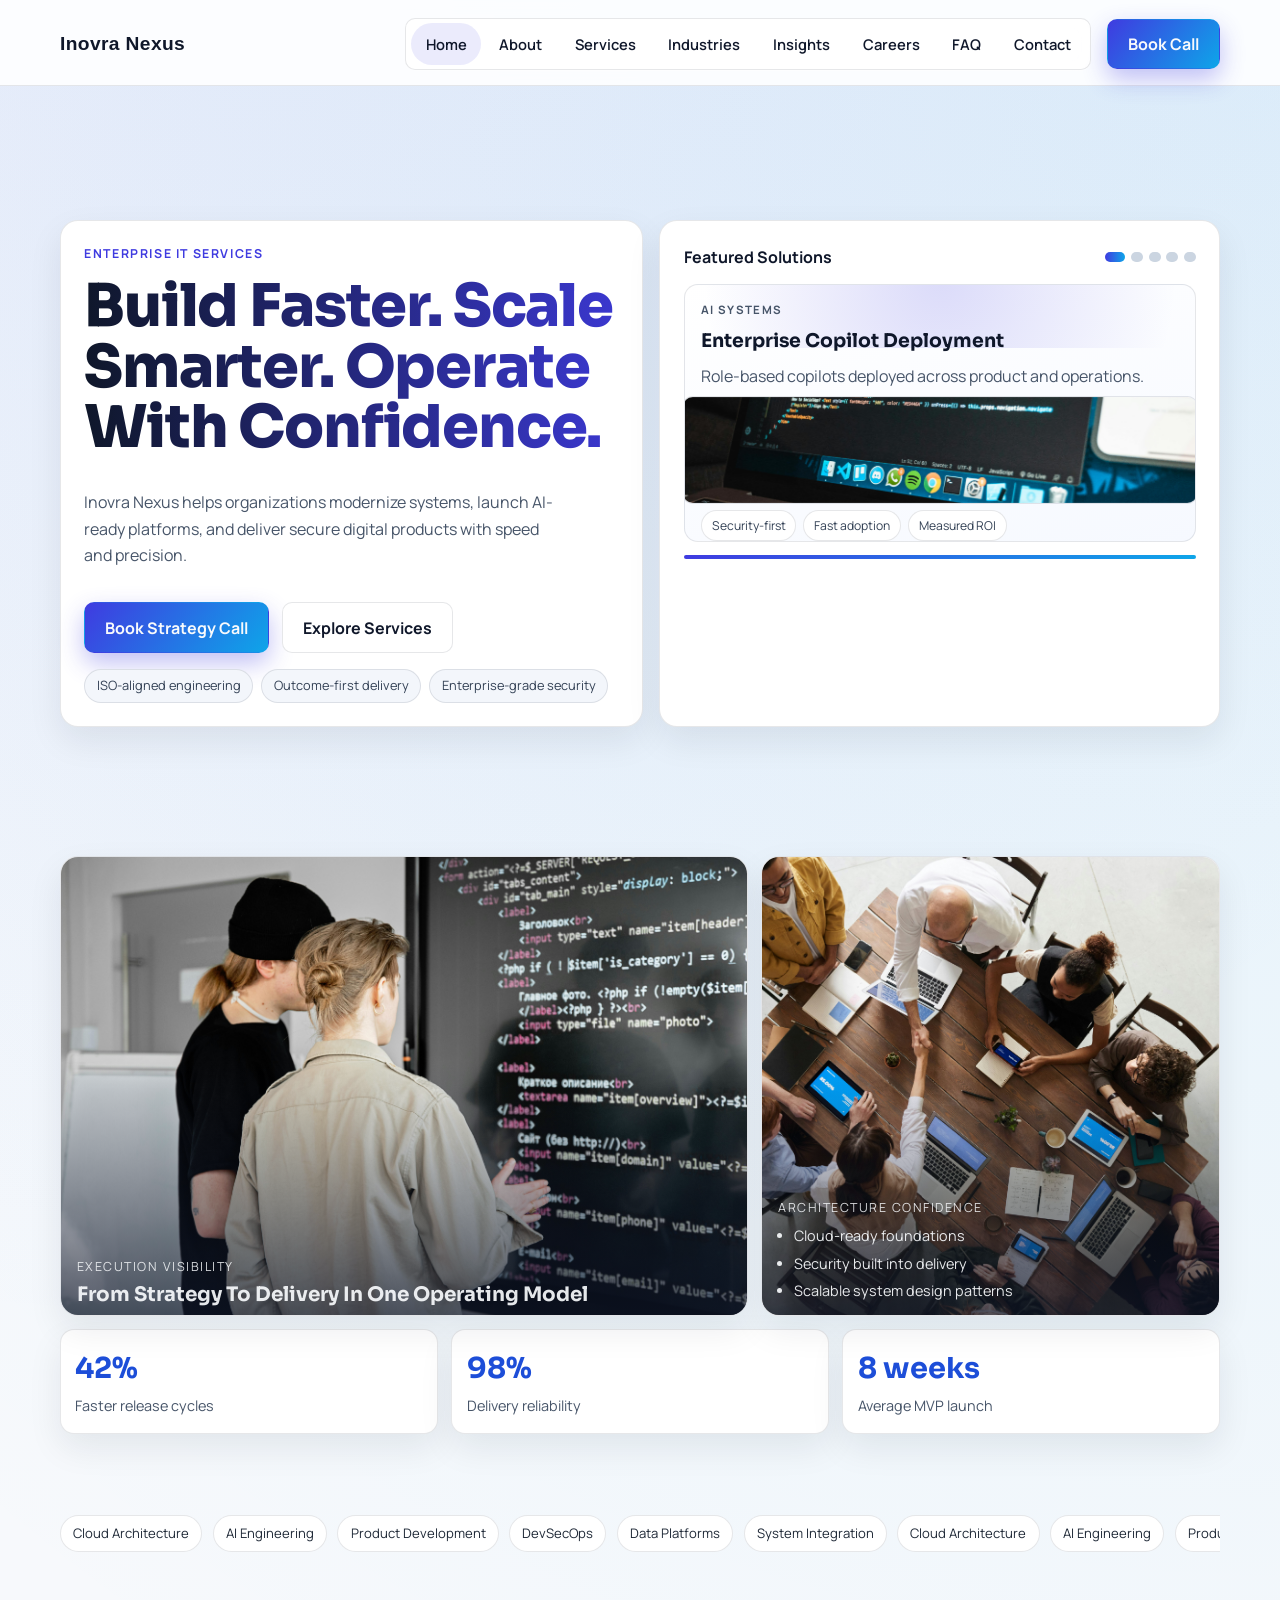
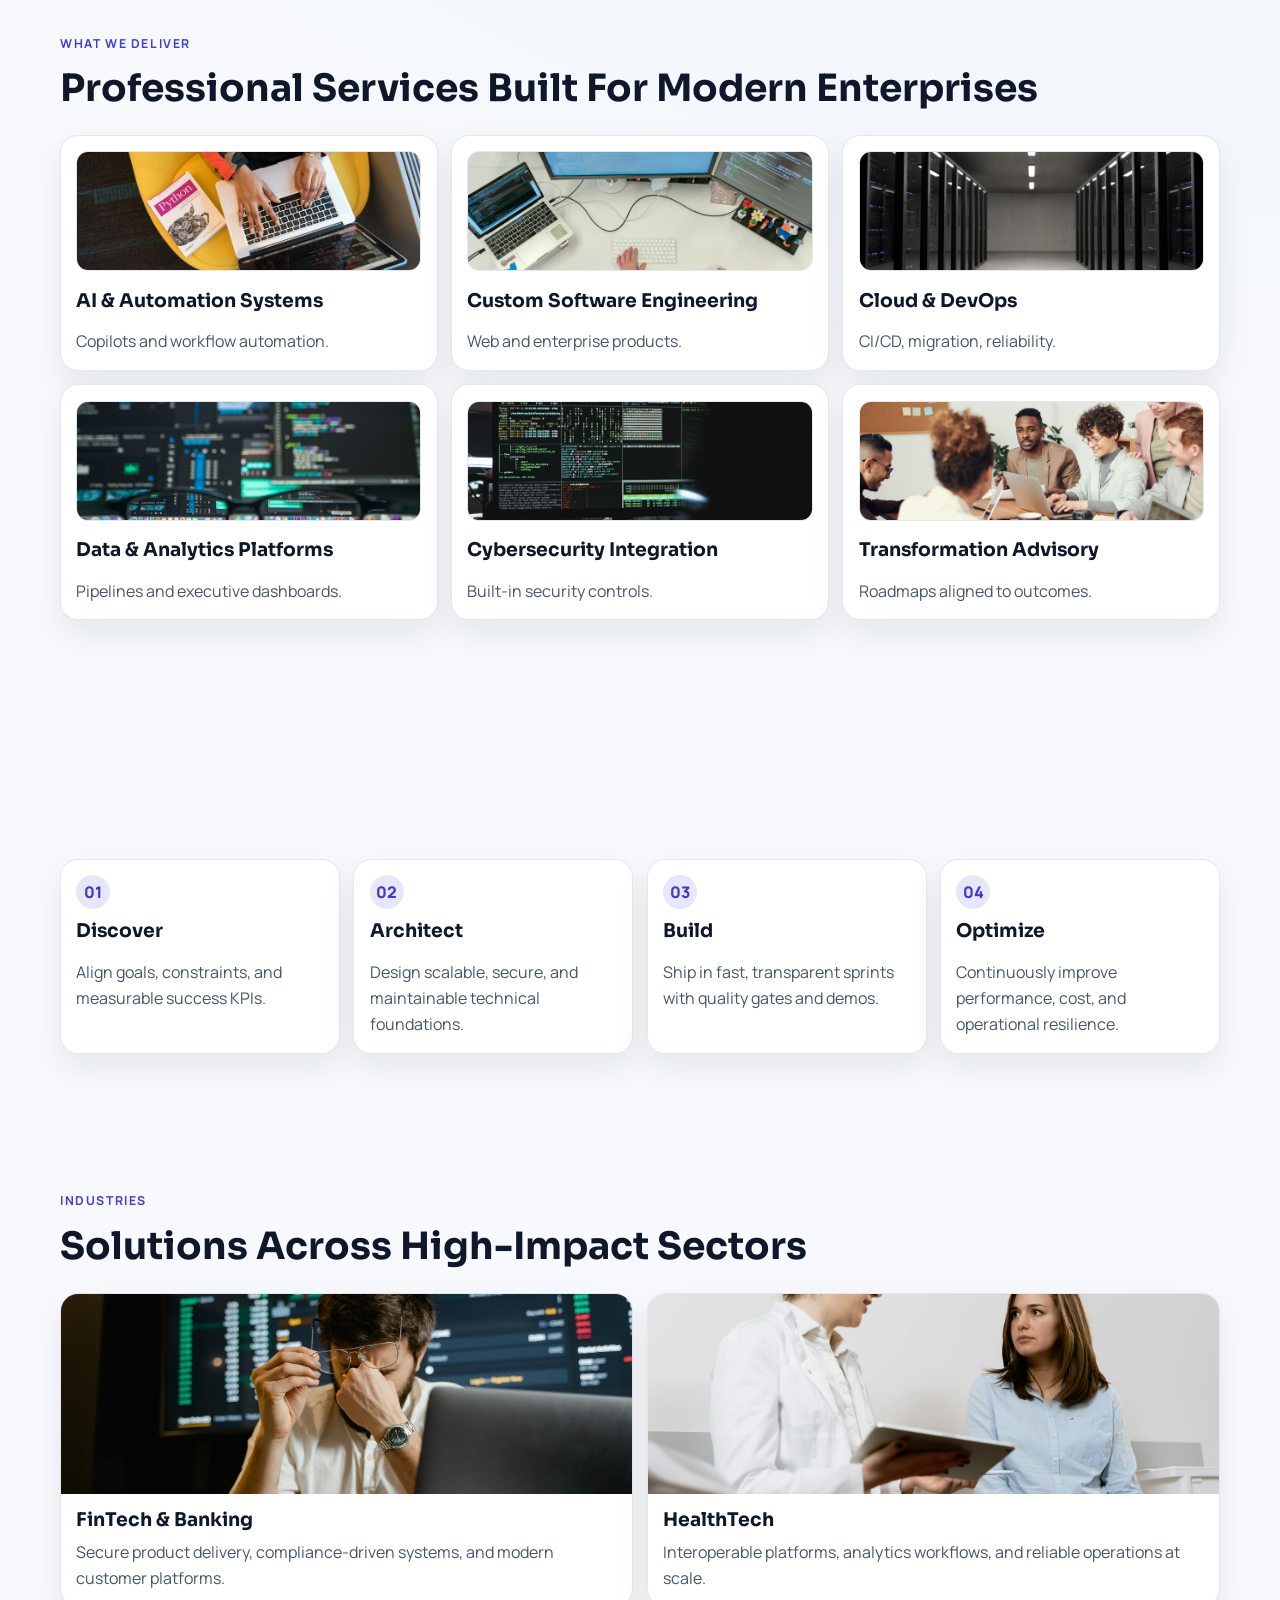
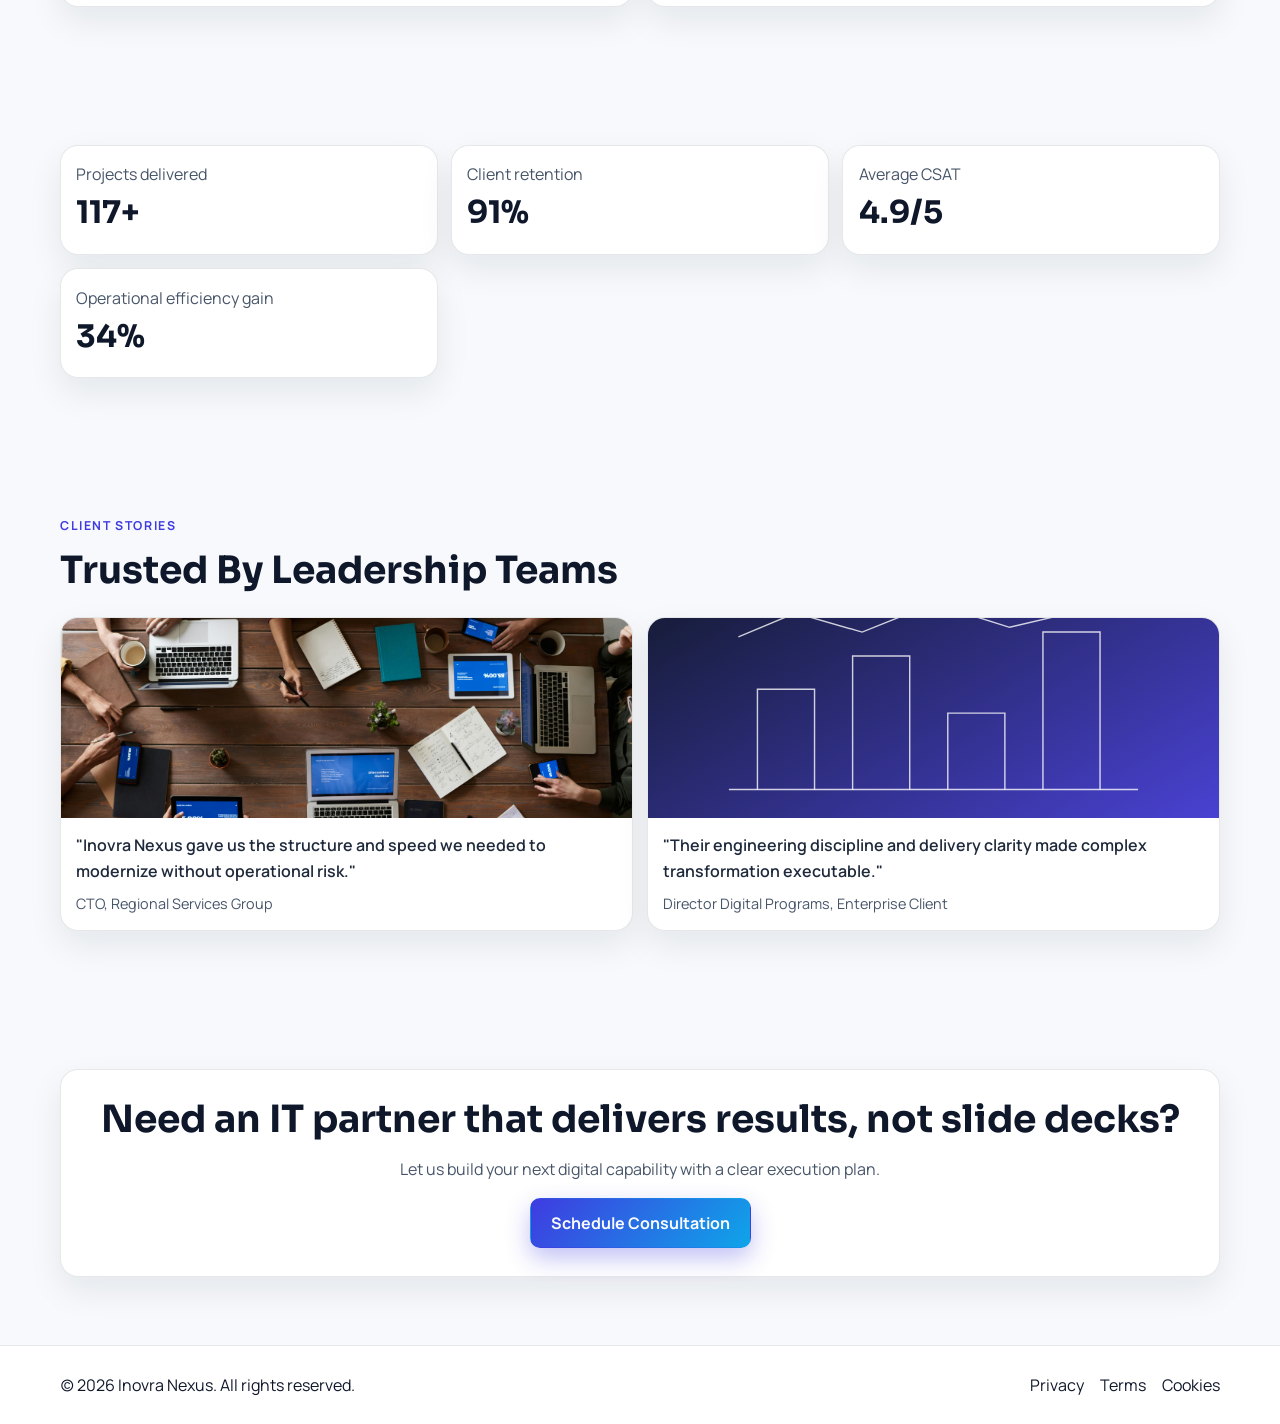
<file: index.html>
<!doctype html>
<html lang="en">
<head>
  <meta charset="UTF-8" />
  <meta name="viewport" content="width=device-width, initial-scale=1.0" />
  <meta name="description" content="Inovra Nexus delivers enterprise IT services, AI systems, cloud platforms, and product engineering for measurable business outcomes." />
  <meta name="robots" content="index,follow" />
  <meta property="og:title" content="Inovra Nexus | Enterprise IT Services" />
  <meta property="og:description" content="Professional IT services for AI, software engineering, cloud, and digital transformation." />
  <meta property="og:type" content="website" />
  <meta property="og:url" content="https://www.inovranexus.com/" />
  <title>Inovra Nexus | Enterprise IT Services</title>
  <link rel="preconnect" href="https://fonts.googleapis.com" />
  <link rel="preconnect" href="https://fonts.gstatic.com" crossorigin />
  <link href="https://fonts.googleapis.com/css2?family=Manrope:wght@400;500;600;700;800&family=Sora:wght@500;600;700;800&display=swap" rel="stylesheet" />
  <link rel="stylesheet" href="assets/css/styles.css" />
  <link rel="stylesheet" href="assets/css/cosmic-home.css" />
</head>
<body class="cosmic-home it-landing">
  <div class="bg-orb orb-a" aria-hidden="true"></div>
  <div class="bg-orb orb-b" aria-hidden="true"></div>
  <div class="bg-grid" aria-hidden="true"></div>

  <a class="skip-link" href="#main-content">Skip to content</a>

  <header class="site-header">
    <div class="scroll-progress" id="scroll-progress" aria-hidden="true"></div>
    <div class="container nav-wrap">
      <a class="brand" href="index.html">Inovra Nexus</a>
      <button class="nav-toggle" aria-label="Toggle menu" aria-expanded="false">Menu</button>
      <nav class="site-nav">
        <a href="index.html" class="active">Home</a>
        <a href="pages/about.html">About</a>
        <a href="pages/services.html">Services</a>
        <a href="pages/industries.html">Industries</a>
        <a href="pages/blog.html">Insights</a>
        <a href="pages/careers.html">Careers</a>
        <a href="pages/faq.html">FAQ</a>
        <a href="pages/contact.html">Contact</a>
      </nav>
      <a class="btn btn-primary" href="pages/book-call.html">Book Call</a>
    </div>
  </header>

  <main id="main-content">
    <section class="hero-pro section reveal-on-load">
      <div class="container hero-pro-grid">
        <div class="hero-left">
          <p class="eyebrow">Enterprise IT Services</p>
          <h1>Build Faster. Scale Smarter. Operate With Confidence.</h1>
          <p class="lead">Inovra Nexus helps organizations modernize systems, launch AI-ready platforms, and deliver secure digital products with speed and precision.</p>
          <div class="hero-actions">
            <a class="btn btn-primary" href="pages/book-call.html">Book Strategy Call</a>
            <a class="btn btn-secondary" href="pages/services.html">Explore Services</a>
          </div>
          <div class="trust-mini">
            <span>ISO-aligned engineering</span>
            <span>Outcome-first delivery</span>
            <span>Enterprise-grade security</span>
          </div>
        </div>

        <aside class="hero-right hero-reel reveal" id="campaign-reel" aria-label="Featured service reel">
          <div class="reel-top">
            <p>Featured Solutions</p>
            <div class="reel-dots" id="reel-dots">
              <button type="button" class="active" data-reel-dot="0" aria-label="Slide 1"></button>
              <button type="button" data-reel-dot="1" aria-label="Slide 2"></button>
              <button type="button" data-reel-dot="2" aria-label="Slide 3"></button>
              <button type="button" data-reel-dot="3" aria-label="Slide 4"></button>
              <button type="button" data-reel-dot="4" aria-label="Slide 5"></button>
            </div>
          </div>
          <div class="reel-frame" id="reel-frame">
            <article class="reel-slide active" data-reel-slide="0">
              <p class="reel-kicker">AI Systems</p>
              <h3>Enterprise Copilot Deployment</h3>
              <p>Role-based copilots deployed across product and operations.</p>
              <img class="reel-photo" src="assets/images/home/code-laptop.jpg" alt="Developer writing code on a modern laptop setup." loading="lazy" />
              <div class="reel-stats"><span>Security-first</span><span>Fast adoption</span><span>Measured ROI</span></div>
            </article>
            <article class="reel-slide" data-reel-slide="1">
              <p class="reel-kicker">Cloud Modernization</p>
              <h3>Migration With Zero-Downtime Strategy</h3>
              <p>Legacy-to-cloud migration with resilient delivery workflows.</p>
              <img class="reel-photo" src="assets/images/home/server-rack-blue.jpg" alt="Blue-lit enterprise server rack for cloud infrastructure." loading="lazy" />
              <div class="reel-stats"><span>DevSecOps</span><span>Reliability</span><span>Cost control</span></div>
            </article>
            <article class="reel-slide" data-reel-slide="2">
              <p class="reel-kicker">Data Platform</p>
              <h3>Unified Intelligence Layer</h3>
              <p>Analytics, operations, and decision systems in one platform.</p>
              <img class="reel-photo" src="assets/images/home/datacenter-racks.jpg" alt="Rows of data center racks representing scalable data platforms." loading="lazy" />
              <div class="reel-stats"><span>Real-time insights</span><span>Executive visibility</span><span>Governed access</span></div>
            </article>
            <article class="reel-slide" data-reel-slide="3">
              <p class="reel-kicker">Cybersecurity</p>
              <h3>Security Control Plane</h3>
              <p>Continuous security posture, policy enforcement, and threat-aware delivery workflows.</p>
              <img class="reel-photo" src="assets/images/home/industry-fintech.jpg" alt="Secure enterprise infrastructure environment with network hardware." loading="lazy" />
              <div class="reel-stats"><span>Policy-driven</span><span>Risk visibility</span><span>Audit readiness</span></div>
            </article>
            <article class="reel-slide" data-reel-slide="4">
              <p class="reel-kicker">Product Engineering</p>
              <h3>Digital Product Launch Studio</h3>
              <p>From strategy to release with product squads focused on speed, quality, and adoption.</p>
              <img class="reel-photo" src="assets/images/home/industry-healthtech.jpg" alt="Cross-functional engineering team collaborating on digital product delivery." loading="lazy" />
              <div class="reel-stats"><span>Rapid MVPs</span><span>Scalable architecture</span><span>Growth-ready</span></div>
            </article>
          </div>
          <div class="reel-progress"><span id="reel-progress-bar"></span></div>
        </aside>
      </div>
    </section>

    <section class="section visual-showcase reveal">
      <div class="container">
        <div class="showcase-shell">
          <article class="showcase-main">
            <img src="assets/images/home/team-code-screen.jpg" alt="Enterprise software team collaborating on delivery execution." loading="lazy" />
            <div class="showcase-overlay">
              <p>Execution Visibility</p>
              <h3>From Strategy To Delivery In One Operating Model</h3>
            </div>
          </article>
          <article class="showcase-side">
            <img src="assets/images/home/testimonial-exec-briefing.jpg" alt="Enterprise cloud infrastructure and architecture environment." loading="lazy" />
            <div class="showcase-copy">
              <p>Architecture Confidence</p>
              <ul>
                <li>Cloud-ready foundations</li>
                <li>Security built into delivery</li>
                <li>Scalable system design patterns</li>
              </ul>
            </div>
          </article>
        </div>
        <div class="showcase-stats">
          <article><strong data-kpi-target="42" data-kpi-suffix="%">0%</strong><span>Faster release cycles</span></article>
          <article><strong data-kpi-target="98" data-kpi-suffix="%">0%</strong><span>Delivery reliability</span></article>
          <article><strong data-kpi-target="8" data-kpi-suffix=" weeks">0 weeks</strong><span>Average MVP launch</span></article>
        </div>
      </div>
    </section>

    <section class="section tech-ribbon reveal">
      <div class="container">
        <div class="ribbon-track">
          <span>Cloud Architecture</span>
          <span>AI Engineering</span>
          <span>Product Development</span>
          <span>DevSecOps</span>
          <span>Data Platforms</span>
          <span>System Integration</span>
          <span>Cloud Architecture</span>
          <span>AI Engineering</span>
          <span>Product Development</span>
          <span>DevSecOps</span>
        </div>
      </div>
    </section>

    <section class="section services-pro">
      <div class="container">
        <div class="section-head reveal">
          <p class="eyebrow">What We Deliver</p>
          <h2>Professional Services Built For Modern Enterprises</h2>
        </div>
        <div class="services-grid">
          <article class="service-pro-card reveal"><img class="service-photo" src="assets/images/home/services/service-ai.jpg" alt="AI software engineering workspace." loading="lazy" /><h3>AI & Automation Systems</h3><p>Copilots and workflow automation.</p></article>
          <article class="service-pro-card reveal"><img class="service-photo" src="assets/images/home/services/service-software.jpg" alt="Software engineers collaborating in a tech office." loading="lazy" /><h3>Custom Software Engineering</h3><p>Web and enterprise products.</p></article>
          <article class="service-pro-card reveal"><img class="service-photo" src="assets/images/home/services/service-cloud.jpg" alt="Cloud infrastructure servers in operation." loading="lazy" /><h3>Cloud & DevOps</h3><p>CI/CD, migration, reliability.</p></article>
          <article class="service-pro-card reveal"><img class="service-photo" src="assets/images/home/services/service-data.jpg" alt="Data center environment for analytics platforms." loading="lazy" /><h3>Data & Analytics Platforms</h3><p>Pipelines and executive dashboards.</p></article>
          <article class="service-pro-card reveal"><img class="service-photo" src="assets/images/home/services/service-security.jpg" alt="Secure enterprise server infrastructure." loading="lazy" /><h3>Cybersecurity Integration</h3><p>Built-in security controls.</p></article>
          <article class="service-pro-card reveal"><img class="service-photo" src="assets/images/home/services/service-advisory.jpg" alt="Technology strategy discussion with development team." loading="lazy" /><h3>Transformation Advisory</h3><p>Roadmaps aligned to outcomes.</p></article>
        </div>
      </div>
    </section>

    <section class="section process-pro">
      <div class="container">
        <div class="section-head reveal">
          <p class="eyebrow">Delivery Model</p>
          <h2>A Proven Execution Framework</h2>
        </div>
        <div class="process-grid">
          <article class="process-card reveal"><span>01</span><h3>Discover</h3><p>Align goals, constraints, and measurable success KPIs.</p></article>
          <article class="process-card reveal"><span>02</span><h3>Architect</h3><p>Design scalable, secure, and maintainable technical foundations.</p></article>
          <article class="process-card reveal"><span>03</span><h3>Build</h3><p>Ship in fast, transparent sprints with quality gates and demos.</p></article>
          <article class="process-card reveal"><span>04</span><h3>Optimize</h3><p>Continuously improve performance, cost, and operational resilience.</p></article>
        </div>
      </div>
    </section>

    <section class="section industries-pro">
      <div class="container">
        <div class="section-head reveal">
          <p class="eyebrow">Industries</p>
          <h2>Solutions Across High-Impact Sectors</h2>
        </div>
        <div class="industries-grid">
          <article class="industry-card reveal">
            <img src="assets/images/home/industry-fintech-2.jpg" alt="Finance technology team collaborating around digital dashboards." loading="lazy" />
            <div>
              <h3>FinTech & Banking</h3>
              <p>Secure product delivery, compliance-driven systems, and modern customer platforms.</p>
            </div>
          </article>
          <article class="industry-card reveal">
            <img src="assets/images/home/industry-healthtech-2.jpg" alt="Healthcare technology professionals working with connected systems." loading="lazy" />
            <div>
              <h3>HealthTech</h3>
              <p>Interoperable platforms, analytics workflows, and reliable operations at scale.</p>
            </div>
          </article>
        </div>
      </div>
    </section>

    <section class="section impact-pro">
      <div class="container impact-grid">
        <article class="impact-card reveal"><p>Projects delivered</p><strong data-kpi-target="120" data-kpi-suffix="+">0+</strong></article>
        <article class="impact-card reveal"><p>Client retention</p><strong data-kpi-target="93" data-kpi-suffix="%">0%</strong></article>
        <article class="impact-card reveal"><p>Average CSAT</p><strong data-kpi-target="4" data-kpi-suffix=".9/5">0.9/5</strong></article>
        <article class="impact-card reveal"><p>Operational efficiency gain</p><strong data-kpi-target="35" data-kpi-suffix="%">0%</strong></article>
      </div>
    </section>

    <section class="section testimonials-pro">
      <div class="container">
        <div class="section-head reveal">
          <p class="eyebrow">Client Stories</p>
          <h2>Trusted By Leadership Teams</h2>
        </div>
        <div class="testimonials-grid">
          <article class="testimonial-card reveal">
            <img src="assets/images/home/testimonial-team-meeting.jpg" alt="Client and delivery team in a project alignment meeting." loading="lazy" />
            <blockquote>"Inovra Nexus gave us the structure and speed we needed to modernize without operational risk."</blockquote>
            <p>CTO, Regional Services Group</p>
          </article>
          <article class="testimonial-card reveal">
            <img src="assets/images/services/it-consulting.svg" alt="Executive technology briefing with cross-functional stakeholders." loading="lazy" />
            <blockquote>"Their engineering discipline and delivery clarity made complex transformation executable."</blockquote>
            <p>Director Digital Programs, Enterprise Client</p>
          </article>
        </div>
      </div>
    </section>

    <section class="section cta reveal">
      <div class="container cta-shell">
        <h2>Need an IT partner that delivers results, not slide decks?</h2>
        <p>Let us build your next digital capability with a clear execution plan.</p>
        <a class="btn btn-primary" href="pages/book-call.html">Schedule Consultation</a>
      </div>
    </section>
  </main>

  <footer class="site-footer">
    <div class="container footer-wrap">
      <p>(c) 2026 Inovra Nexus. All rights reserved.</p>
      <div class="footer-links">
        <a href="pages/privacy.html">Privacy</a>
        <a href="pages/terms.html">Terms</a>
        <a href="pages/cookies.html">Cookies</a>
      </div>
    </div>
  </footer>

  <script src="assets/js/main.js"></script>
  <script src="assets/js/cosmic-home.js"></script>
</body>
</html>
</file>
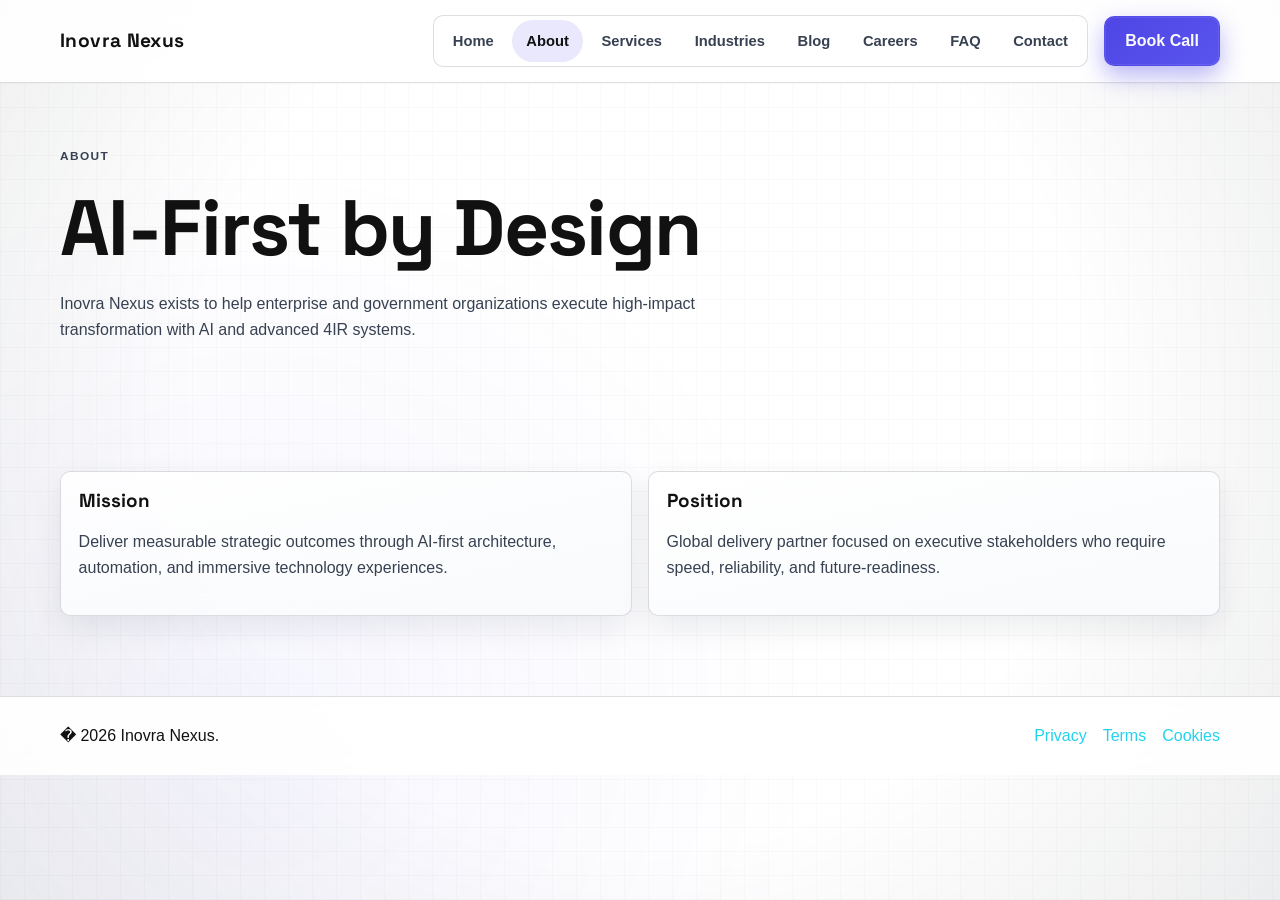
<file: pages/about.html>
<!doctype html>
<html lang="en">
<head>
  <meta charset="UTF-8" />
  <meta name="viewport" content="width=device-width, initial-scale=1.0" />
  <title>About | Inovra Nexus</title>
  <link rel="preconnect" href="https://fonts.googleapis.com" />
  <link rel="preconnect" href="https://fonts.gstatic.com" crossorigin />
  <link href="https://fonts.googleapis.com/css2?family=Space+Grotesk:wght@400;500;700&family=Sora:wght@400;600;700&display=swap" rel="stylesheet" />
  <link rel="stylesheet" href="../assets/css/styles.css" />
</head>
<body>
  <header class="site-header">
    <div class="container nav-wrap">
      <a class="brand" href="../index.html">Inovra Nexus</a>
      <button class="nav-toggle" aria-label="Toggle menu" aria-expanded="false">Menu</button>
      <nav class="site-nav">
        <a href="../index.html">Home</a>
        <a href="about.html" class="active">About</a>
        <a href="services.html">Services</a>
        <a href="industries.html">Industries</a>
        <a href="blog.html">Blog</a>
        <a href="careers.html">Careers</a>
        <a href="faq.html">FAQ</a>
        <a href="contact.html">Contact</a>
      </nav>
      <a class="btn btn-primary" href="book-call.html">Book Call</a>
    </div>
  </header>
  <main>
    <section class="page-hero">
      <div class="container">
        <p class="eyebrow">About</p>
        <h1>AI-First by Design</h1>
        <p>Inovra Nexus exists to help enterprise and government organizations execute high-impact transformation with AI and advanced 4IR systems.</p>
      </div>
    </section>
    <section class="section">
      <div class="container grid cols-2">
        <article class="card"><h3>Mission</h3><p>Deliver measurable strategic outcomes through AI-first architecture, automation, and immersive technology experiences.</p></article>
        <article class="card"><h3>Position</h3><p>Global delivery partner focused on executive stakeholders who require speed, reliability, and future-readiness.</p></article>
      </div>
    </section>
  </main>
  <footer class="site-footer"><div class="container footer-wrap"><p>� 2026 Inovra Nexus.</p><div class="footer-links"><a href="privacy.html">Privacy</a><a href="terms.html">Terms</a><a href="cookies.html">Cookies</a></div></div></footer>
  <script src="../assets/js/main.js"></script>
</body>
</html>
</file>
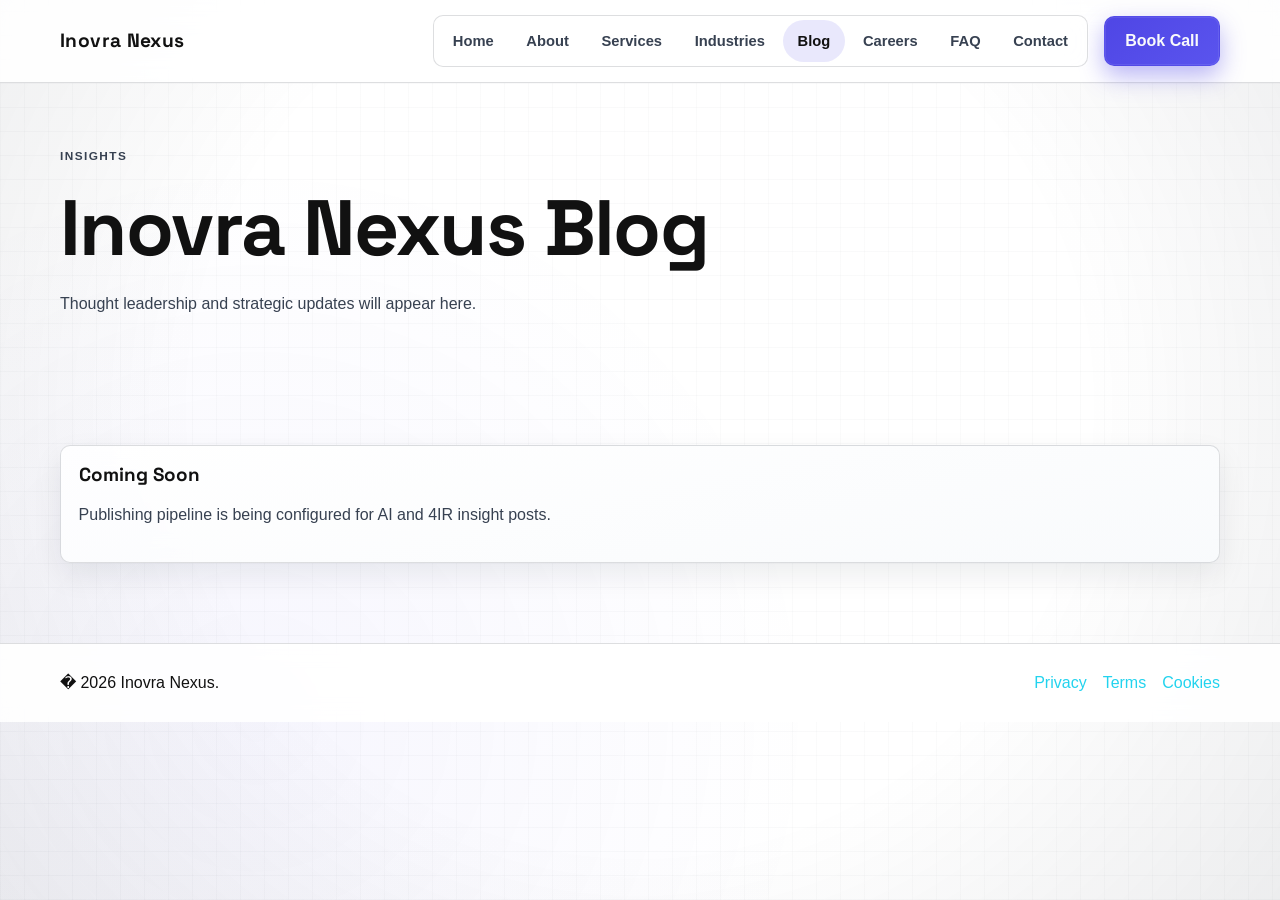
<file: pages/blog.html>
<!doctype html>
<html lang="en"><head><meta charset="UTF-8" /><meta name="viewport" content="width=device-width, initial-scale=1.0" /><title>Blog | Inovra Nexus</title><link rel="preconnect" href="https://fonts.googleapis.com" /><link rel="preconnect" href="https://fonts.gstatic.com" crossorigin /><link href="https://fonts.googleapis.com/css2?family=Space+Grotesk:wght@400;500;700&family=Sora:wght@400;600;700&display=swap" rel="stylesheet" /><link rel="stylesheet" href="../assets/css/styles.css" /></head><body>
<header class="site-header"><div class="container nav-wrap"><a class="brand" href="../index.html">Inovra Nexus</a><button class="nav-toggle" aria-label="Toggle menu" aria-expanded="false">Menu</button><nav class="site-nav"><a href="../index.html">Home</a><a href="about.html">About</a><a href="services.html">Services</a><a href="industries.html">Industries</a><a href="blog.html" class="active">Blog</a><a href="careers.html">Careers</a><a href="faq.html">FAQ</a><a href="contact.html">Contact</a></nav><a class="btn btn-primary" href="book-call.html">Book Call</a></div></header>
<main><section class="page-hero"><div class="container"><p class="eyebrow">Insights</p><h1>Inovra Nexus Blog</h1><p>Thought leadership and strategic updates will appear here.</p></div></section><section class="section"><div class="container"><div class="card"><h3>Coming Soon</h3><p>Publishing pipeline is being configured for AI and 4IR insight posts.</p></div></div></section></main>
<footer class="site-footer"><div class="container footer-wrap"><p>� 2026 Inovra Nexus.</p><div class="footer-links"><a href="privacy.html">Privacy</a><a href="terms.html">Terms</a><a href="cookies.html">Cookies</a></div></div></footer>
<script src="../assets/js/main.js"></script></body></html>
</file>
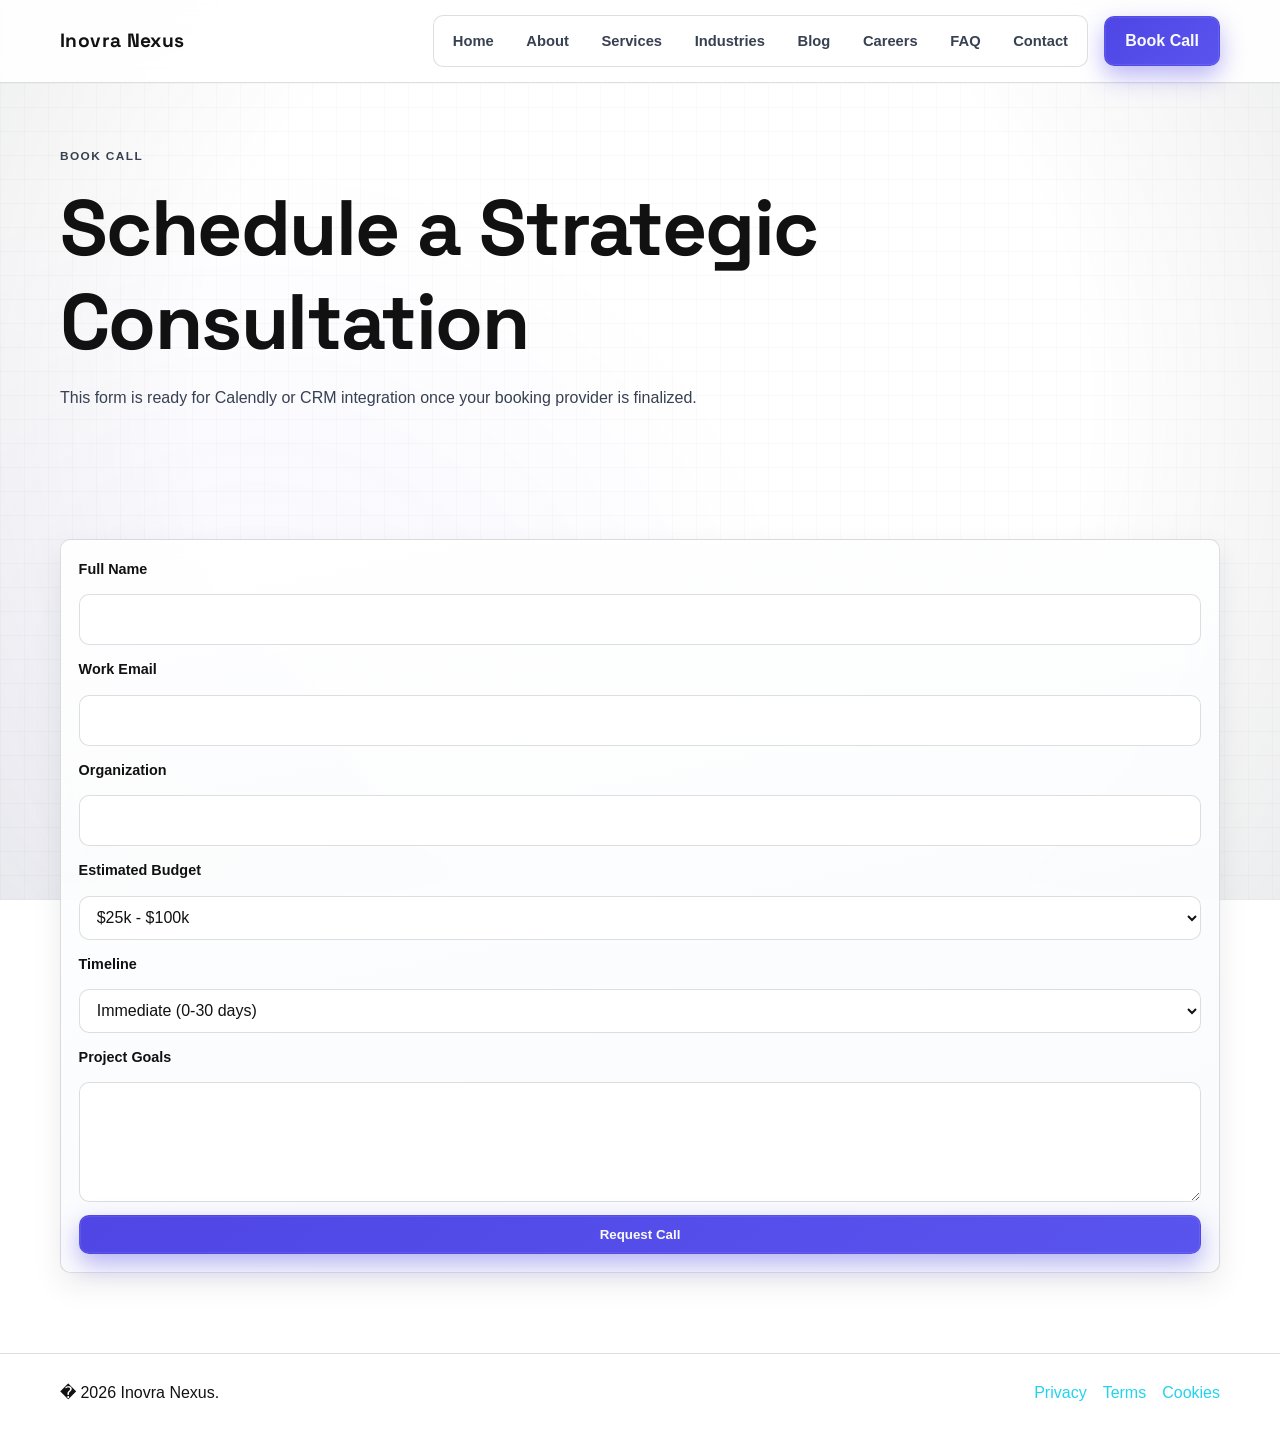
<file: pages/book-call.html>
<!doctype html>
<html lang="en"><head><meta charset="UTF-8" /><meta name="viewport" content="width=device-width, initial-scale=1.0" /><title>Book Call | Inovra Nexus</title><link rel="preconnect" href="https://fonts.googleapis.com" /><link rel="preconnect" href="https://fonts.gstatic.com" crossorigin /><link href="https://fonts.googleapis.com/css2?family=Space+Grotesk:wght@400;500;700&family=Sora:wght@400;600;700&display=swap" rel="stylesheet" /><link rel="stylesheet" href="../assets/css/styles.css" /></head><body>
<header class="site-header"><div class="container nav-wrap"><a class="brand" href="../index.html">Inovra Nexus</a><button class="nav-toggle" aria-label="Toggle menu" aria-expanded="false">Menu</button><nav class="site-nav"><a href="../index.html">Home</a><a href="about.html">About</a><a href="services.html">Services</a><a href="industries.html">Industries</a><a href="blog.html">Blog</a><a href="careers.html">Careers</a><a href="faq.html">FAQ</a><a href="contact.html">Contact</a></nav><a class="btn btn-primary" href="book-call.html" aria-current="page">Book Call</a></div></header>
<main><section class="page-hero"><div class="container"><p class="eyebrow">Book Call</p><h1>Schedule a Strategic Consultation</h1><p>This form is ready for Calendly or CRM integration once your booking provider is finalized.</p></div></section>
<section class="section"><div class="container"><div class="card"><form class="form-grid"><label for="full-name">Full Name</label><input id="full-name" type="text" /><label for="work-email">Work Email</label><input id="work-email" type="email" /><label for="org">Organization</label><input id="org" type="text" /><label for="budget">Estimated Budget</label><select id="budget"><option>$25k - $100k</option><option>$100k - $500k</option><option>$500k+</option></select><label for="timeline">Timeline</label><select id="timeline"><option>Immediate (0-30 days)</option><option>Near term (1-3 months)</option><option>Strategic (3+ months)</option></select><label for="scope">Project Goals</label><textarea id="scope"></textarea><button type="submit" class="btn btn-primary">Request Call</button></form></div></div></section></main>
<footer class="site-footer"><div class="container footer-wrap"><p>� 2026 Inovra Nexus.</p><div class="footer-links"><a href="privacy.html">Privacy</a><a href="terms.html">Terms</a><a href="cookies.html">Cookies</a></div></div></footer>
<script src="../assets/js/main.js"></script></body></html>
</file>
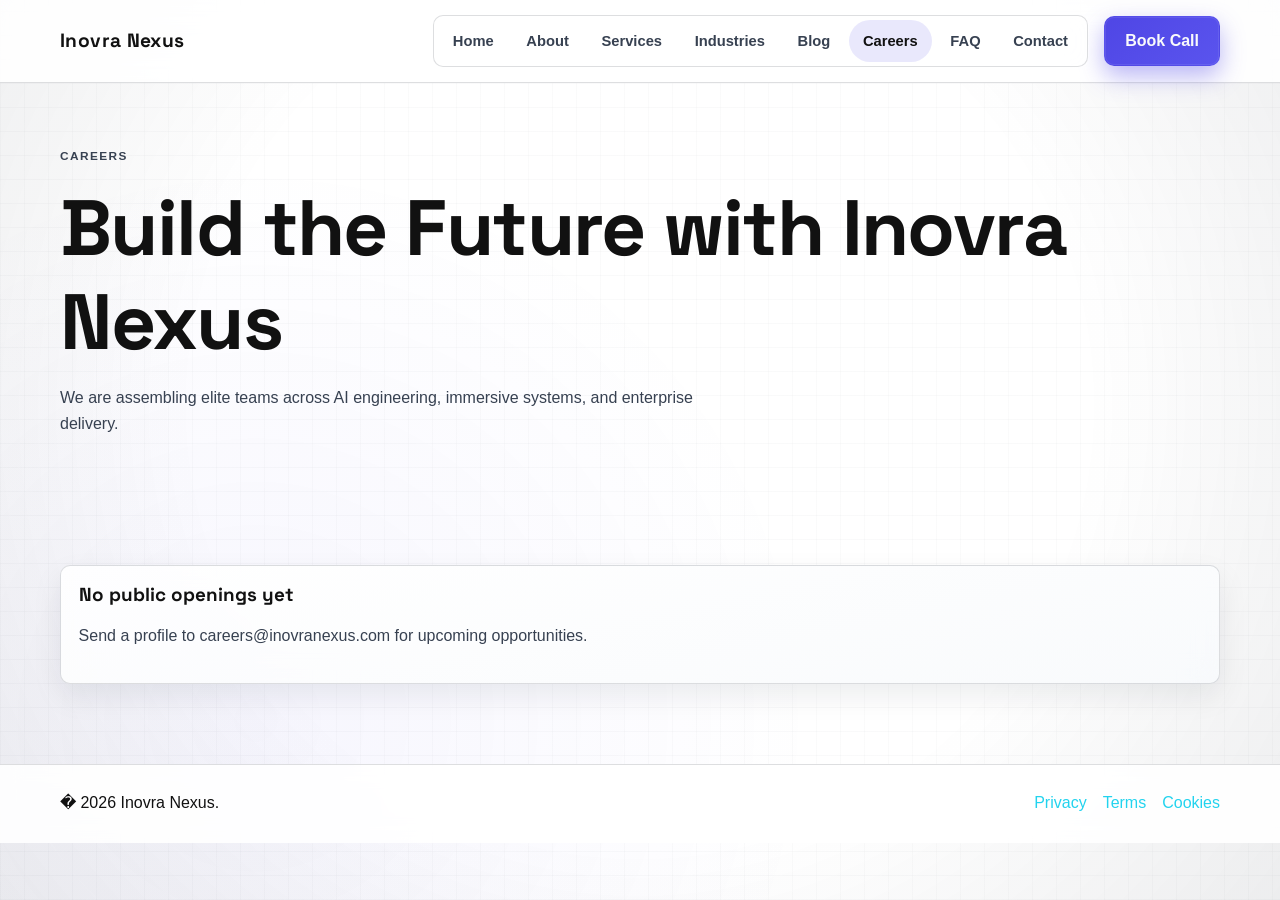
<file: pages/careers.html>
<!doctype html>
<html lang="en"><head><meta charset="UTF-8" /><meta name="viewport" content="width=device-width, initial-scale=1.0" /><title>Careers | Inovra Nexus</title><link rel="preconnect" href="https://fonts.googleapis.com" /><link rel="preconnect" href="https://fonts.gstatic.com" crossorigin /><link href="https://fonts.googleapis.com/css2?family=Space+Grotesk:wght@400;500;700&family=Sora:wght@400;600;700&display=swap" rel="stylesheet" /><link rel="stylesheet" href="../assets/css/styles.css" /></head><body>
<header class="site-header"><div class="container nav-wrap"><a class="brand" href="../index.html">Inovra Nexus</a><button class="nav-toggle" aria-label="Toggle menu" aria-expanded="false">Menu</button><nav class="site-nav"><a href="../index.html">Home</a><a href="about.html">About</a><a href="services.html">Services</a><a href="industries.html">Industries</a><a href="blog.html">Blog</a><a href="careers.html" class="active">Careers</a><a href="faq.html">FAQ</a><a href="contact.html">Contact</a></nav><a class="btn btn-primary" href="book-call.html">Book Call</a></div></header>
<main><section class="page-hero"><div class="container"><p class="eyebrow">Careers</p><h1>Build the Future with Inovra Nexus</h1><p>We are assembling elite teams across AI engineering, immersive systems, and enterprise delivery.</p></div></section><section class="section"><div class="container"><div class="card"><h3>No public openings yet</h3><p>Send a profile to careers@inovranexus.com for upcoming opportunities.</p></div></div></section></main>
<footer class="site-footer"><div class="container footer-wrap"><p>� 2026 Inovra Nexus.</p><div class="footer-links"><a href="privacy.html">Privacy</a><a href="terms.html">Terms</a><a href="cookies.html">Cookies</a></div></div></footer>
<script src="../assets/js/main.js"></script></body></html>
</file>
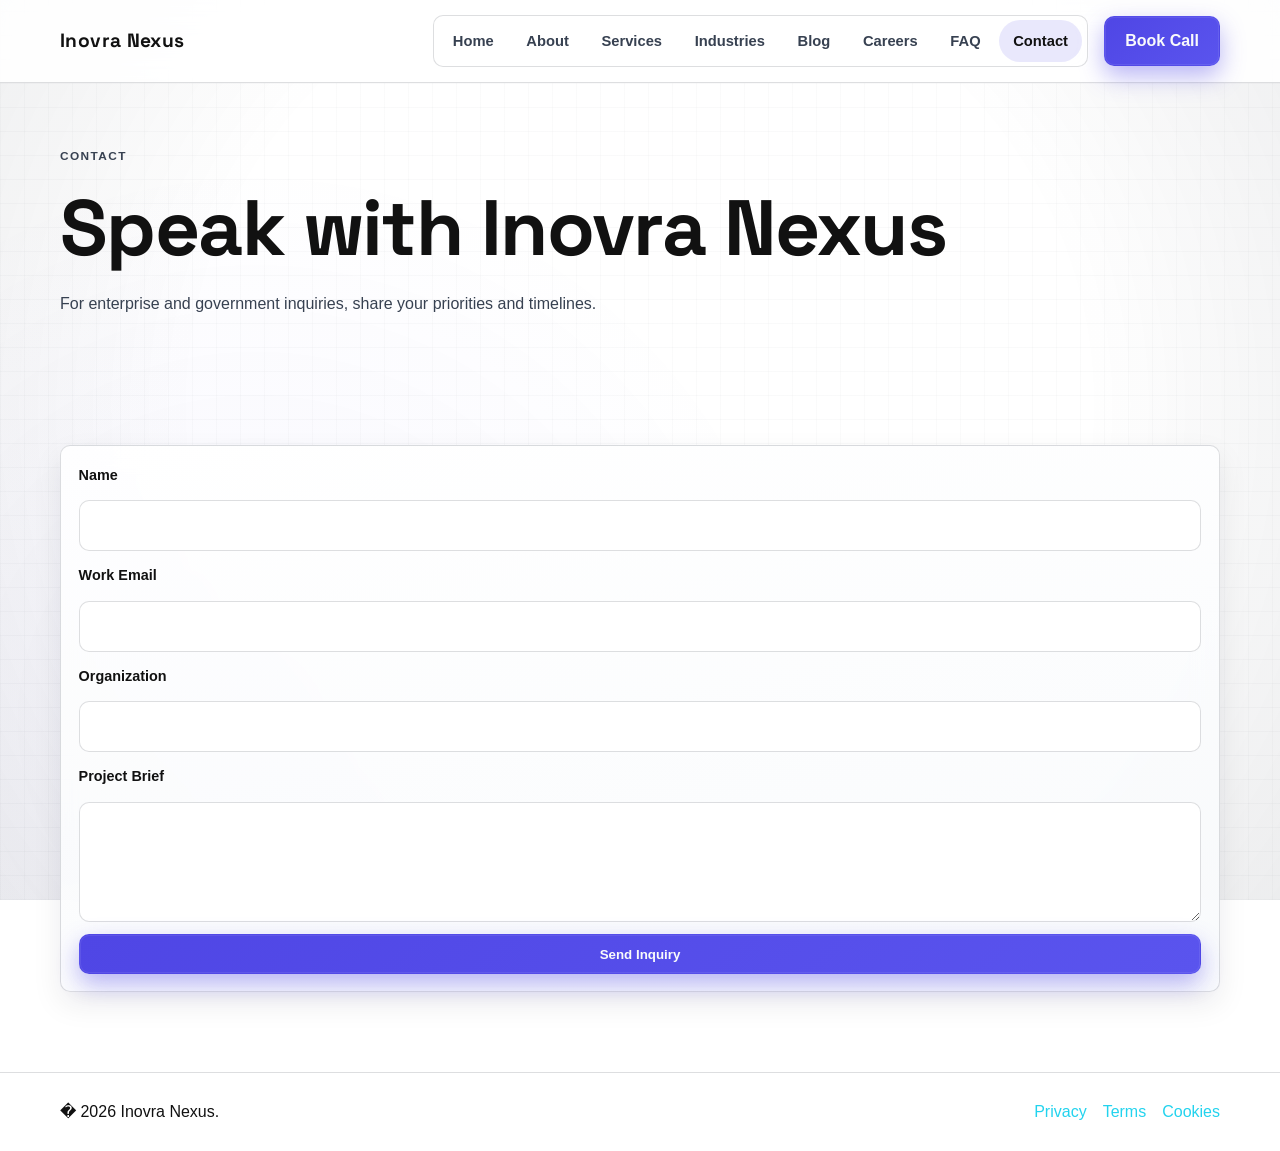
<file: pages/contact.html>
<!doctype html>
<html lang="en"><head><meta charset="UTF-8" /><meta name="viewport" content="width=device-width, initial-scale=1.0" /><title>Contact | Inovra Nexus</title><link rel="preconnect" href="https://fonts.googleapis.com" /><link rel="preconnect" href="https://fonts.gstatic.com" crossorigin /><link href="https://fonts.googleapis.com/css2?family=Space+Grotesk:wght@400;500;700&family=Sora:wght@400;600;700&display=swap" rel="stylesheet" /><link rel="stylesheet" href="../assets/css/styles.css" /></head><body>
<header class="site-header"><div class="container nav-wrap"><a class="brand" href="../index.html">Inovra Nexus</a><button class="nav-toggle" aria-label="Toggle menu" aria-expanded="false">Menu</button><nav class="site-nav"><a href="../index.html">Home</a><a href="about.html">About</a><a href="services.html">Services</a><a href="industries.html">Industries</a><a href="blog.html">Blog</a><a href="careers.html">Careers</a><a href="faq.html">FAQ</a><a href="contact.html" class="active">Contact</a></nav><a class="btn btn-primary" href="book-call.html">Book Call</a></div></header>
<main><section class="page-hero"><div class="container"><p class="eyebrow">Contact</p><h1>Speak with Inovra Nexus</h1><p>For enterprise and government inquiries, share your priorities and timelines.</p></div></section>
<section class="section"><div class="container"><div class="card"><form class="form-grid"><label for="name">Name</label><input id="name" type="text" /><label for="email">Work Email</label><input id="email" type="email" /><label for="company">Organization</label><input id="company" type="text" /><label for="message">Project Brief</label><textarea id="message"></textarea><button type="submit" class="btn btn-primary">Send Inquiry</button></form></div></div></section></main>
<footer class="site-footer"><div class="container footer-wrap"><p>� 2026 Inovra Nexus.</p><div class="footer-links"><a href="privacy.html">Privacy</a><a href="terms.html">Terms</a><a href="cookies.html">Cookies</a></div></div></footer>
<script src="../assets/js/main.js"></script></body></html>
</file>
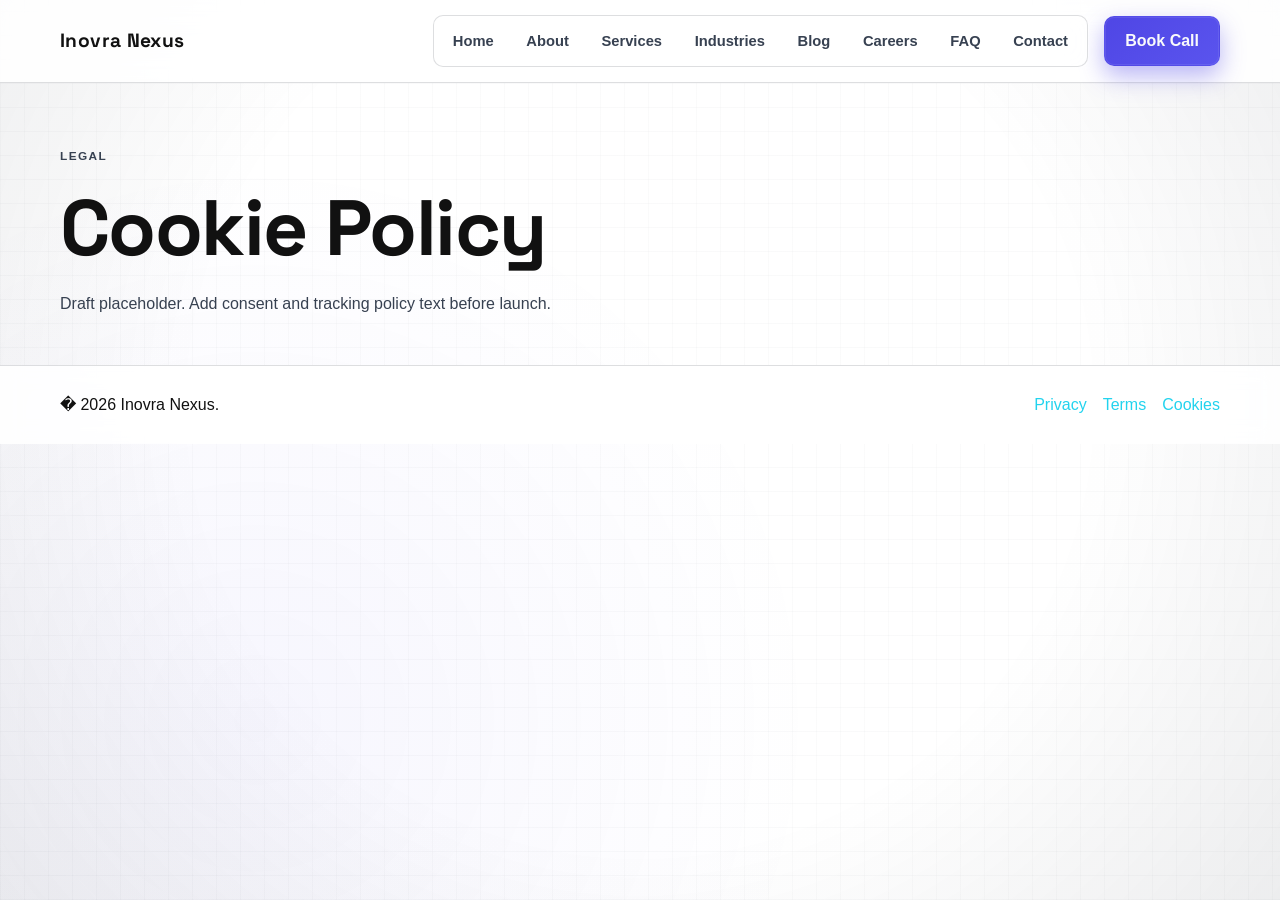
<file: pages/cookies.html>
<!doctype html>
<html lang="en"><head><meta charset="UTF-8" /><meta name="viewport" content="width=device-width, initial-scale=1.0" /><title>Cookie Policy | Inovra Nexus</title><link rel="preconnect" href="https://fonts.googleapis.com" /><link rel="preconnect" href="https://fonts.gstatic.com" crossorigin /><link href="https://fonts.googleapis.com/css2?family=Space+Grotesk:wght@400;500;700&family=Sora:wght@400;600;700&display=swap" rel="stylesheet" /><link rel="stylesheet" href="../assets/css/styles.css" /></head><body>
<header class="site-header"><div class="container nav-wrap"><a class="brand" href="../index.html">Inovra Nexus</a><button class="nav-toggle" aria-label="Toggle menu" aria-expanded="false">Menu</button><nav class="site-nav"><a href="../index.html">Home</a><a href="about.html">About</a><a href="services.html">Services</a><a href="industries.html">Industries</a><a href="blog.html">Blog</a><a href="careers.html">Careers</a><a href="faq.html">FAQ</a><a href="contact.html">Contact</a></nav><a class="btn btn-primary" href="book-call.html">Book Call</a></div></header>
<main><section class="page-hero"><div class="container"><p class="eyebrow">Legal</p><h1>Cookie Policy</h1><p>Draft placeholder. Add consent and tracking policy text before launch.</p></div></section></main>
<footer class="site-footer"><div class="container footer-wrap"><p>� 2026 Inovra Nexus.</p><div class="footer-links"><a href="privacy.html">Privacy</a><a href="terms.html">Terms</a><a href="cookies.html">Cookies</a></div></div></footer>
<script src="../assets/js/main.js"></script></body></html>
</file>
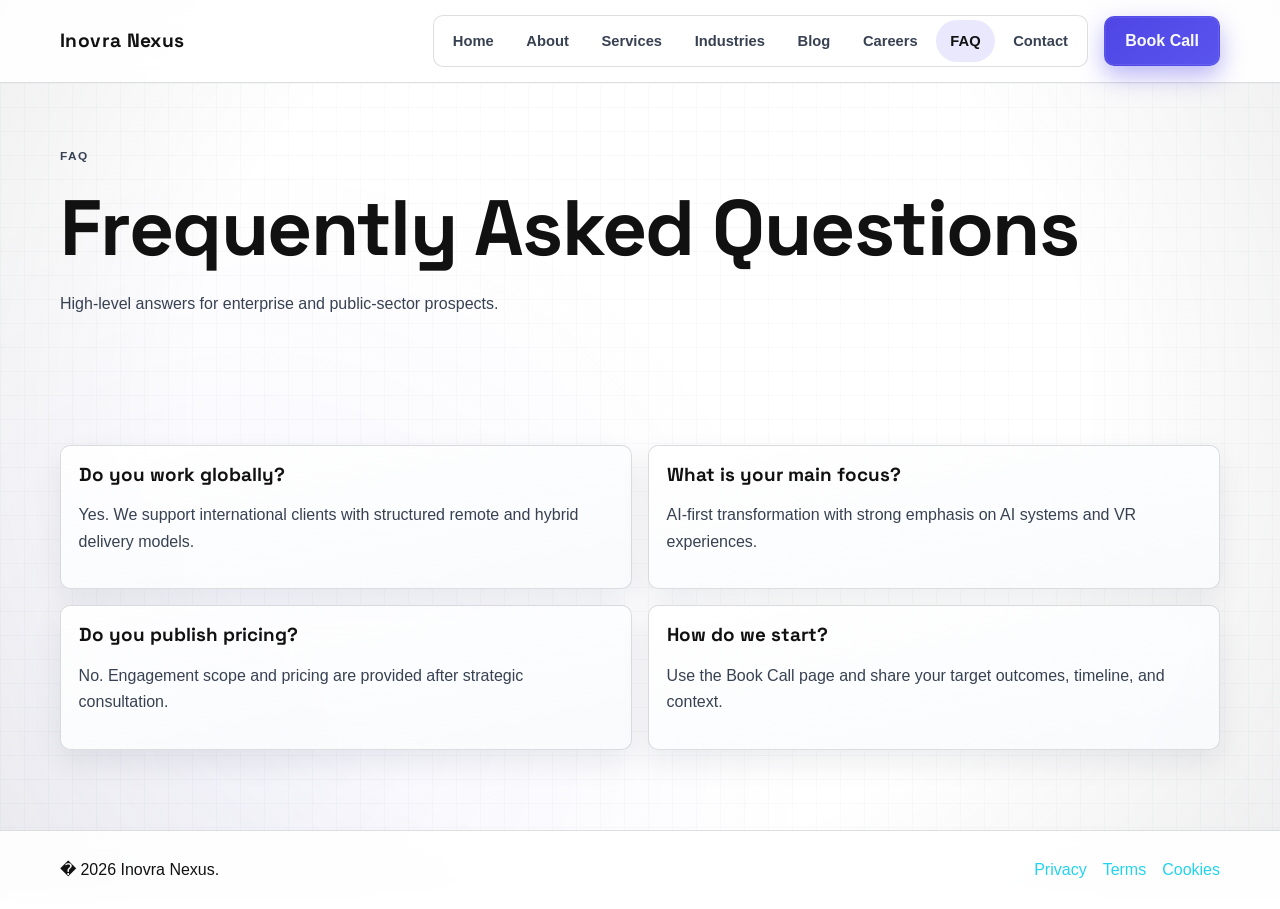
<file: pages/faq.html>
<!doctype html>
<html lang="en"><head><meta charset="UTF-8" /><meta name="viewport" content="width=device-width, initial-scale=1.0" /><title>FAQ | Inovra Nexus</title><link rel="preconnect" href="https://fonts.googleapis.com" /><link rel="preconnect" href="https://fonts.gstatic.com" crossorigin /><link href="https://fonts.googleapis.com/css2?family=Space+Grotesk:wght@400;500;700&family=Sora:wght@400;600;700&display=swap" rel="stylesheet" /><link rel="stylesheet" href="../assets/css/styles.css" /></head><body>
<header class="site-header"><div class="container nav-wrap"><a class="brand" href="../index.html">Inovra Nexus</a><button class="nav-toggle" aria-label="Toggle menu" aria-expanded="false">Menu</button><nav class="site-nav"><a href="../index.html">Home</a><a href="about.html">About</a><a href="services.html">Services</a><a href="industries.html">Industries</a><a href="blog.html">Blog</a><a href="careers.html">Careers</a><a href="faq.html" class="active">FAQ</a><a href="contact.html">Contact</a></nav><a class="btn btn-primary" href="book-call.html">Book Call</a></div></header>
<main><section class="page-hero"><div class="container"><p class="eyebrow">FAQ</p><h1>Frequently Asked Questions</h1><p>High-level answers for enterprise and public-sector prospects.</p></div></section><section class="section"><div class="container grid cols-2"><article class="card"><h3>Do you work globally?</h3><p>Yes. We support international clients with structured remote and hybrid delivery models.</p></article><article class="card"><h3>What is your main focus?</h3><p>AI-first transformation with strong emphasis on AI systems and VR experiences.</p></article><article class="card"><h3>Do you publish pricing?</h3><p>No. Engagement scope and pricing are provided after strategic consultation.</p></article><article class="card"><h3>How do we start?</h3><p>Use the Book Call page and share your target outcomes, timeline, and context.</p></article></div></section></main>
<footer class="site-footer"><div class="container footer-wrap"><p>� 2026 Inovra Nexus.</p><div class="footer-links"><a href="privacy.html">Privacy</a><a href="terms.html">Terms</a><a href="cookies.html">Cookies</a></div></div></footer>
<script src="../assets/js/main.js"></script></body></html>
</file>
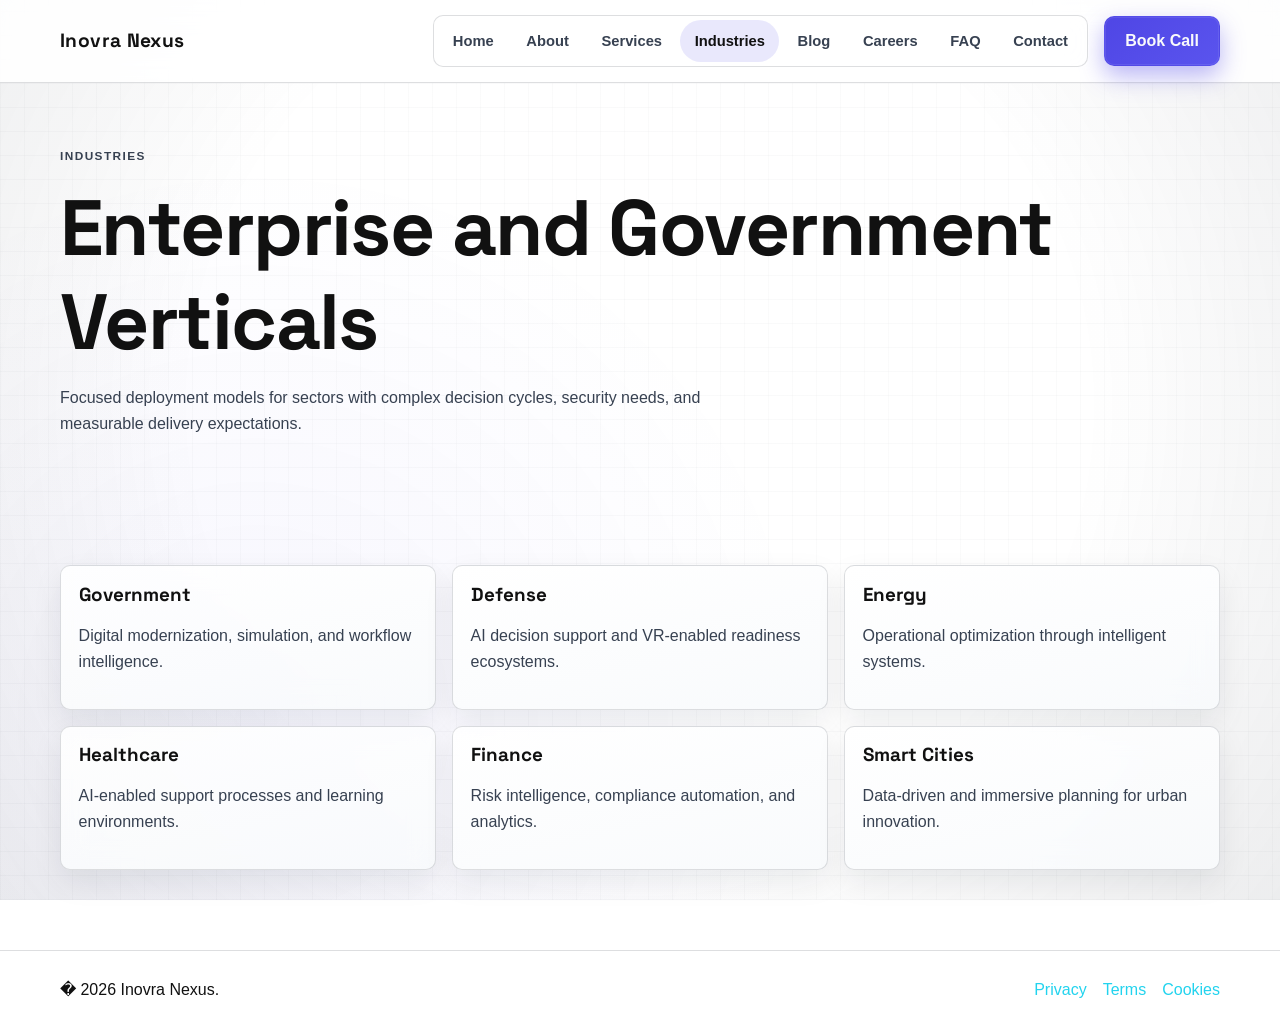
<file: pages/industries.html>
<!doctype html>
<html lang="en"><head><meta charset="UTF-8" /><meta name="viewport" content="width=device-width, initial-scale=1.0" /><title>Industries | Inovra Nexus</title><link rel="preconnect" href="https://fonts.googleapis.com" /><link rel="preconnect" href="https://fonts.gstatic.com" crossorigin /><link href="https://fonts.googleapis.com/css2?family=Space+Grotesk:wght@400;500;700&family=Sora:wght@400;600;700&display=swap" rel="stylesheet" /><link rel="stylesheet" href="../assets/css/styles.css" /></head><body>
<header class="site-header"><div class="container nav-wrap"><a class="brand" href="../index.html">Inovra Nexus</a><button class="nav-toggle" aria-label="Toggle menu" aria-expanded="false">Menu</button><nav class="site-nav"><a href="../index.html">Home</a><a href="about.html">About</a><a href="services.html">Services</a><a href="industries.html" class="active">Industries</a><a href="blog.html">Blog</a><a href="careers.html">Careers</a><a href="faq.html">FAQ</a><a href="contact.html">Contact</a></nav><a class="btn btn-primary" href="book-call.html">Book Call</a></div></header>
<main><section class="page-hero"><div class="container"><p class="eyebrow">Industries</p><h1>Enterprise and Government Verticals</h1><p>Focused deployment models for sectors with complex decision cycles, security needs, and measurable delivery expectations.</p></div></section>
<section class="section"><div class="container grid cols-3"><article class="card"><h3>Government</h3><p>Digital modernization, simulation, and workflow intelligence.</p></article><article class="card"><h3>Defense</h3><p>AI decision support and VR-enabled readiness ecosystems.</p></article><article class="card"><h3>Energy</h3><p>Operational optimization through intelligent systems.</p></article><article class="card"><h3>Healthcare</h3><p>AI-enabled support processes and learning environments.</p></article><article class="card"><h3>Finance</h3><p>Risk intelligence, compliance automation, and analytics.</p></article><article class="card"><h3>Smart Cities</h3><p>Data-driven and immersive planning for urban innovation.</p></article></div></section></main>
<footer class="site-footer"><div class="container footer-wrap"><p>� 2026 Inovra Nexus.</p><div class="footer-links"><a href="privacy.html">Privacy</a><a href="terms.html">Terms</a><a href="cookies.html">Cookies</a></div></div></footer>
<script src="../assets/js/main.js"></script></body></html>
</file>
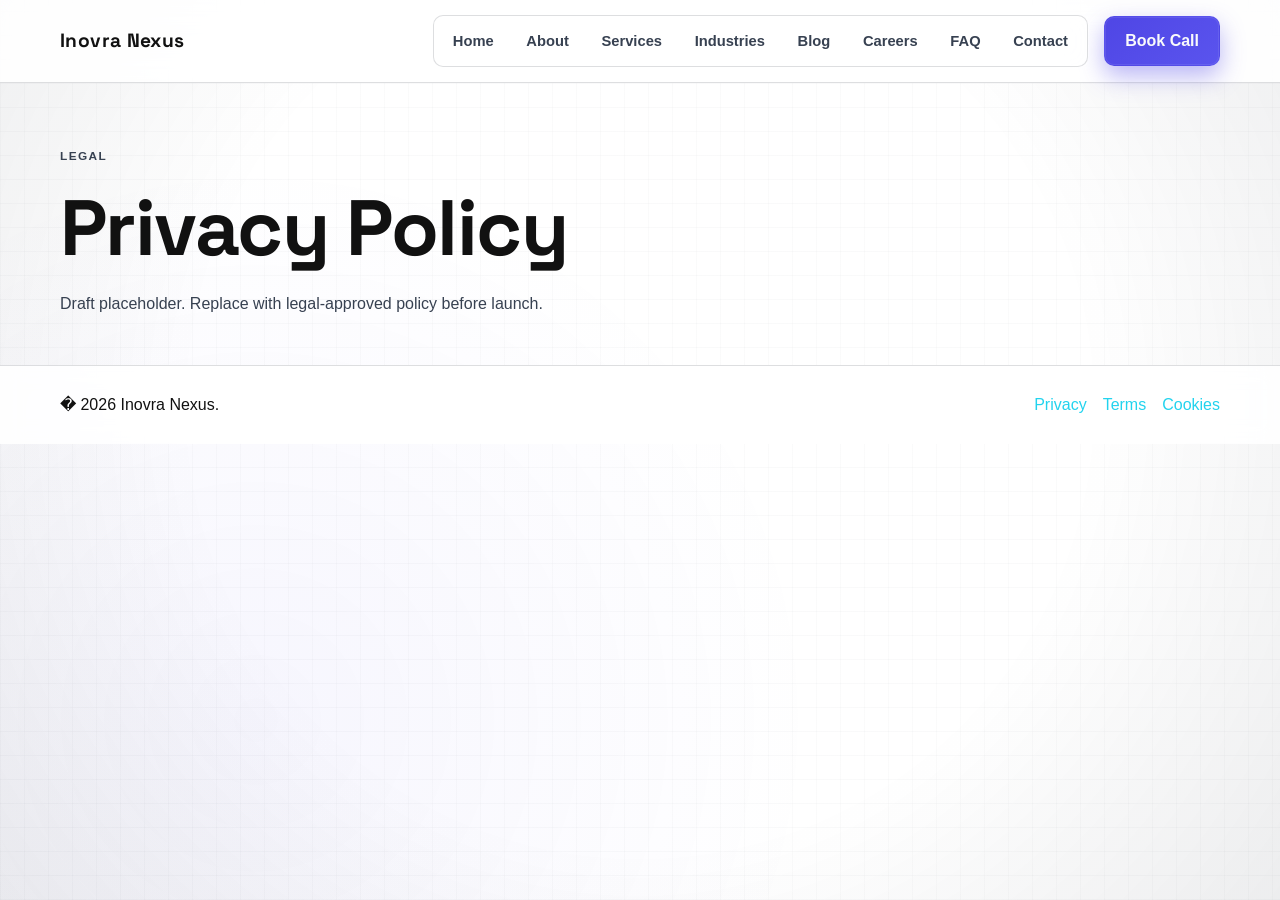
<file: pages/privacy.html>
<!doctype html>
<html lang="en"><head><meta charset="UTF-8" /><meta name="viewport" content="width=device-width, initial-scale=1.0" /><title>Privacy Policy | Inovra Nexus</title><link rel="preconnect" href="https://fonts.googleapis.com" /><link rel="preconnect" href="https://fonts.gstatic.com" crossorigin /><link href="https://fonts.googleapis.com/css2?family=Space+Grotesk:wght@400;500;700&family=Sora:wght@400;600;700&display=swap" rel="stylesheet" /><link rel="stylesheet" href="../assets/css/styles.css" /></head><body>
<header class="site-header"><div class="container nav-wrap"><a class="brand" href="../index.html">Inovra Nexus</a><button class="nav-toggle" aria-label="Toggle menu" aria-expanded="false">Menu</button><nav class="site-nav"><a href="../index.html">Home</a><a href="about.html">About</a><a href="services.html">Services</a><a href="industries.html">Industries</a><a href="blog.html">Blog</a><a href="careers.html">Careers</a><a href="faq.html">FAQ</a><a href="contact.html">Contact</a></nav><a class="btn btn-primary" href="book-call.html">Book Call</a></div></header>
<main><section class="page-hero"><div class="container"><p class="eyebrow">Legal</p><h1>Privacy Policy</h1><p>Draft placeholder. Replace with legal-approved policy before launch.</p></div></section></main>
<footer class="site-footer"><div class="container footer-wrap"><p>� 2026 Inovra Nexus.</p><div class="footer-links"><a href="privacy.html">Privacy</a><a href="terms.html">Terms</a><a href="cookies.html">Cookies</a></div></div></footer>
<script src="../assets/js/main.js"></script></body></html>
</file>
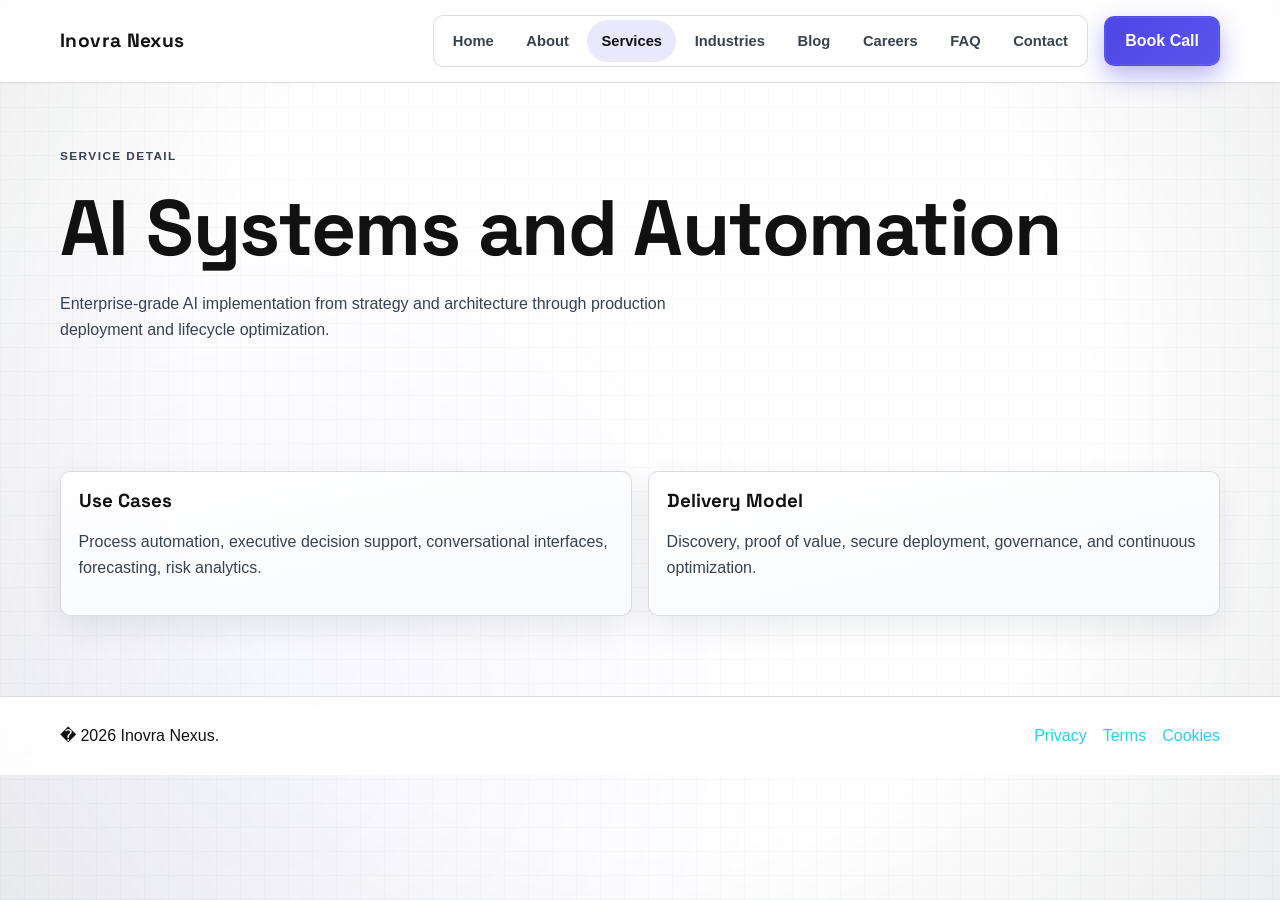
<file: pages/service-ai.html>
<!doctype html>
<html lang="en"><head><meta charset="UTF-8" /><meta name="viewport" content="width=device-width, initial-scale=1.0" /><title>AI Systems | Inovra Nexus</title><link rel="preconnect" href="https://fonts.googleapis.com" /><link rel="preconnect" href="https://fonts.gstatic.com" crossorigin /><link href="https://fonts.googleapis.com/css2?family=Space+Grotesk:wght@400;500;700&family=Sora:wght@400;600;700&display=swap" rel="stylesheet" /><link rel="stylesheet" href="../assets/css/styles.css" /></head><body>
<header class="site-header"><div class="container nav-wrap"><a class="brand" href="../index.html">Inovra Nexus</a><button class="nav-toggle" aria-label="Toggle menu" aria-expanded="false">Menu</button><nav class="site-nav"><a href="../index.html">Home</a><a href="about.html">About</a><a href="services.html" class="active">Services</a><a href="industries.html">Industries</a><a href="blog.html">Blog</a><a href="careers.html">Careers</a><a href="faq.html">FAQ</a><a href="contact.html">Contact</a></nav><a class="btn btn-primary" href="book-call.html">Book Call</a></div></header>
<main><section class="page-hero"><div class="container"><p class="eyebrow">Service Detail</p><h1>AI Systems and Automation</h1><p>Enterprise-grade AI implementation from strategy and architecture through production deployment and lifecycle optimization.</p></div></section>
<section class="section"><div class="container grid cols-2"><article class="card"><h3>Use Cases</h3><p>Process automation, executive decision support, conversational interfaces, forecasting, risk analytics.</p></article><article class="card"><h3>Delivery Model</h3><p>Discovery, proof of value, secure deployment, governance, and continuous optimization.</p></article></div></section></main>
<footer class="site-footer"><div class="container footer-wrap"><p>� 2026 Inovra Nexus.</p><div class="footer-links"><a href="privacy.html">Privacy</a><a href="terms.html">Terms</a><a href="cookies.html">Cookies</a></div></div></footer>
<script src="../assets/js/main.js"></script></body></html>
</file>
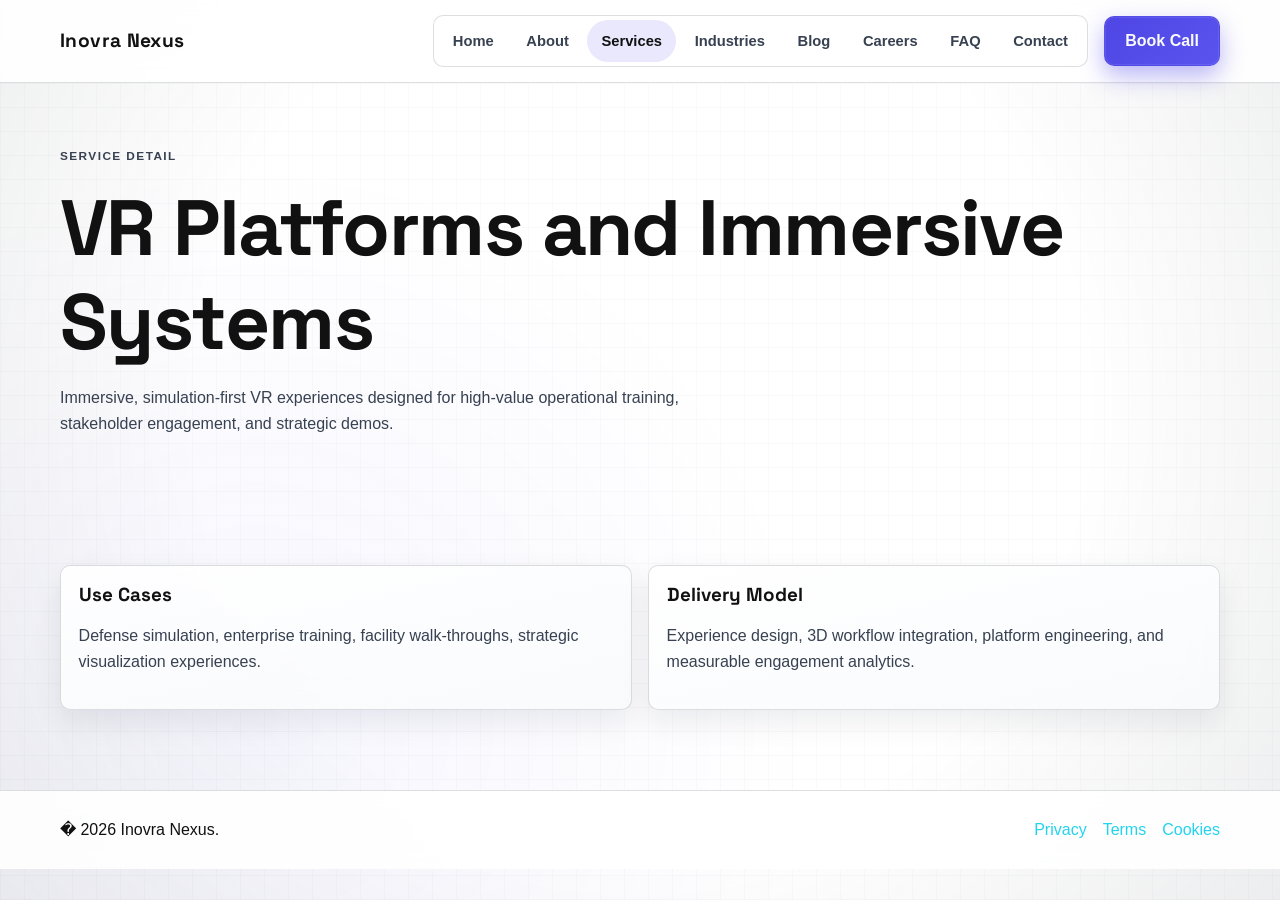
<file: pages/service-vr.html>
<!doctype html>
<html lang="en"><head><meta charset="UTF-8" /><meta name="viewport" content="width=device-width, initial-scale=1.0" /><title>VR Solutions | Inovra Nexus</title><link rel="preconnect" href="https://fonts.googleapis.com" /><link rel="preconnect" href="https://fonts.gstatic.com" crossorigin /><link href="https://fonts.googleapis.com/css2?family=Space+Grotesk:wght@400;500;700&family=Sora:wght@400;600;700&display=swap" rel="stylesheet" /><link rel="stylesheet" href="../assets/css/styles.css" /></head><body>
<header class="site-header"><div class="container nav-wrap"><a class="brand" href="../index.html">Inovra Nexus</a><button class="nav-toggle" aria-label="Toggle menu" aria-expanded="false">Menu</button><nav class="site-nav"><a href="../index.html">Home</a><a href="about.html">About</a><a href="services.html" class="active">Services</a><a href="industries.html">Industries</a><a href="blog.html">Blog</a><a href="careers.html">Careers</a><a href="faq.html">FAQ</a><a href="contact.html">Contact</a></nav><a class="btn btn-primary" href="book-call.html">Book Call</a></div></header>
<main><section class="page-hero"><div class="container"><p class="eyebrow">Service Detail</p><h1>VR Platforms and Immersive Systems</h1><p>Immersive, simulation-first VR experiences designed for high-value operational training, stakeholder engagement, and strategic demos.</p></div></section>
<section class="section"><div class="container grid cols-2"><article class="card"><h3>Use Cases</h3><p>Defense simulation, enterprise training, facility walk-throughs, strategic visualization experiences.</p></article><article class="card"><h3>Delivery Model</h3><p>Experience design, 3D workflow integration, platform engineering, and measurable engagement analytics.</p></article></div></section></main>
<footer class="site-footer"><div class="container footer-wrap"><p>� 2026 Inovra Nexus.</p><div class="footer-links"><a href="privacy.html">Privacy</a><a href="terms.html">Terms</a><a href="cookies.html">Cookies</a></div></div></footer>
<script src="../assets/js/main.js"></script></body></html>
</file>
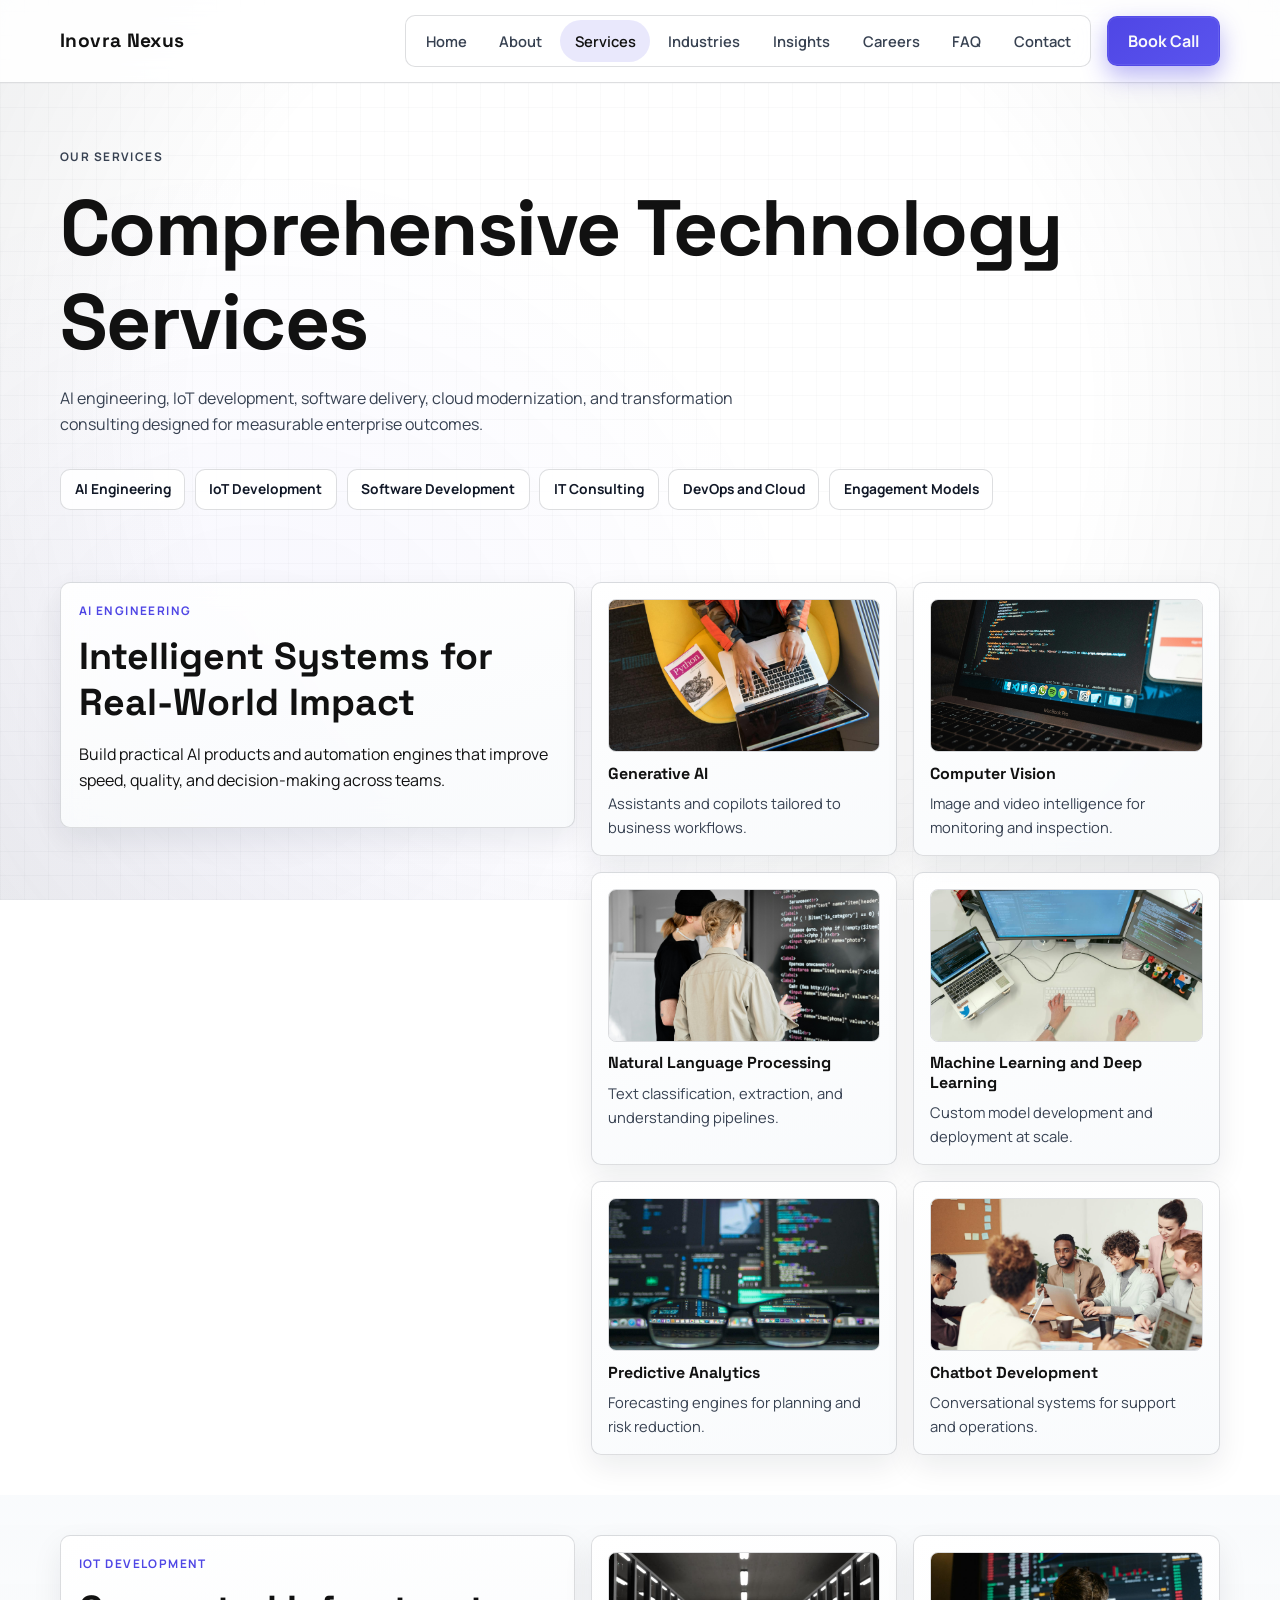
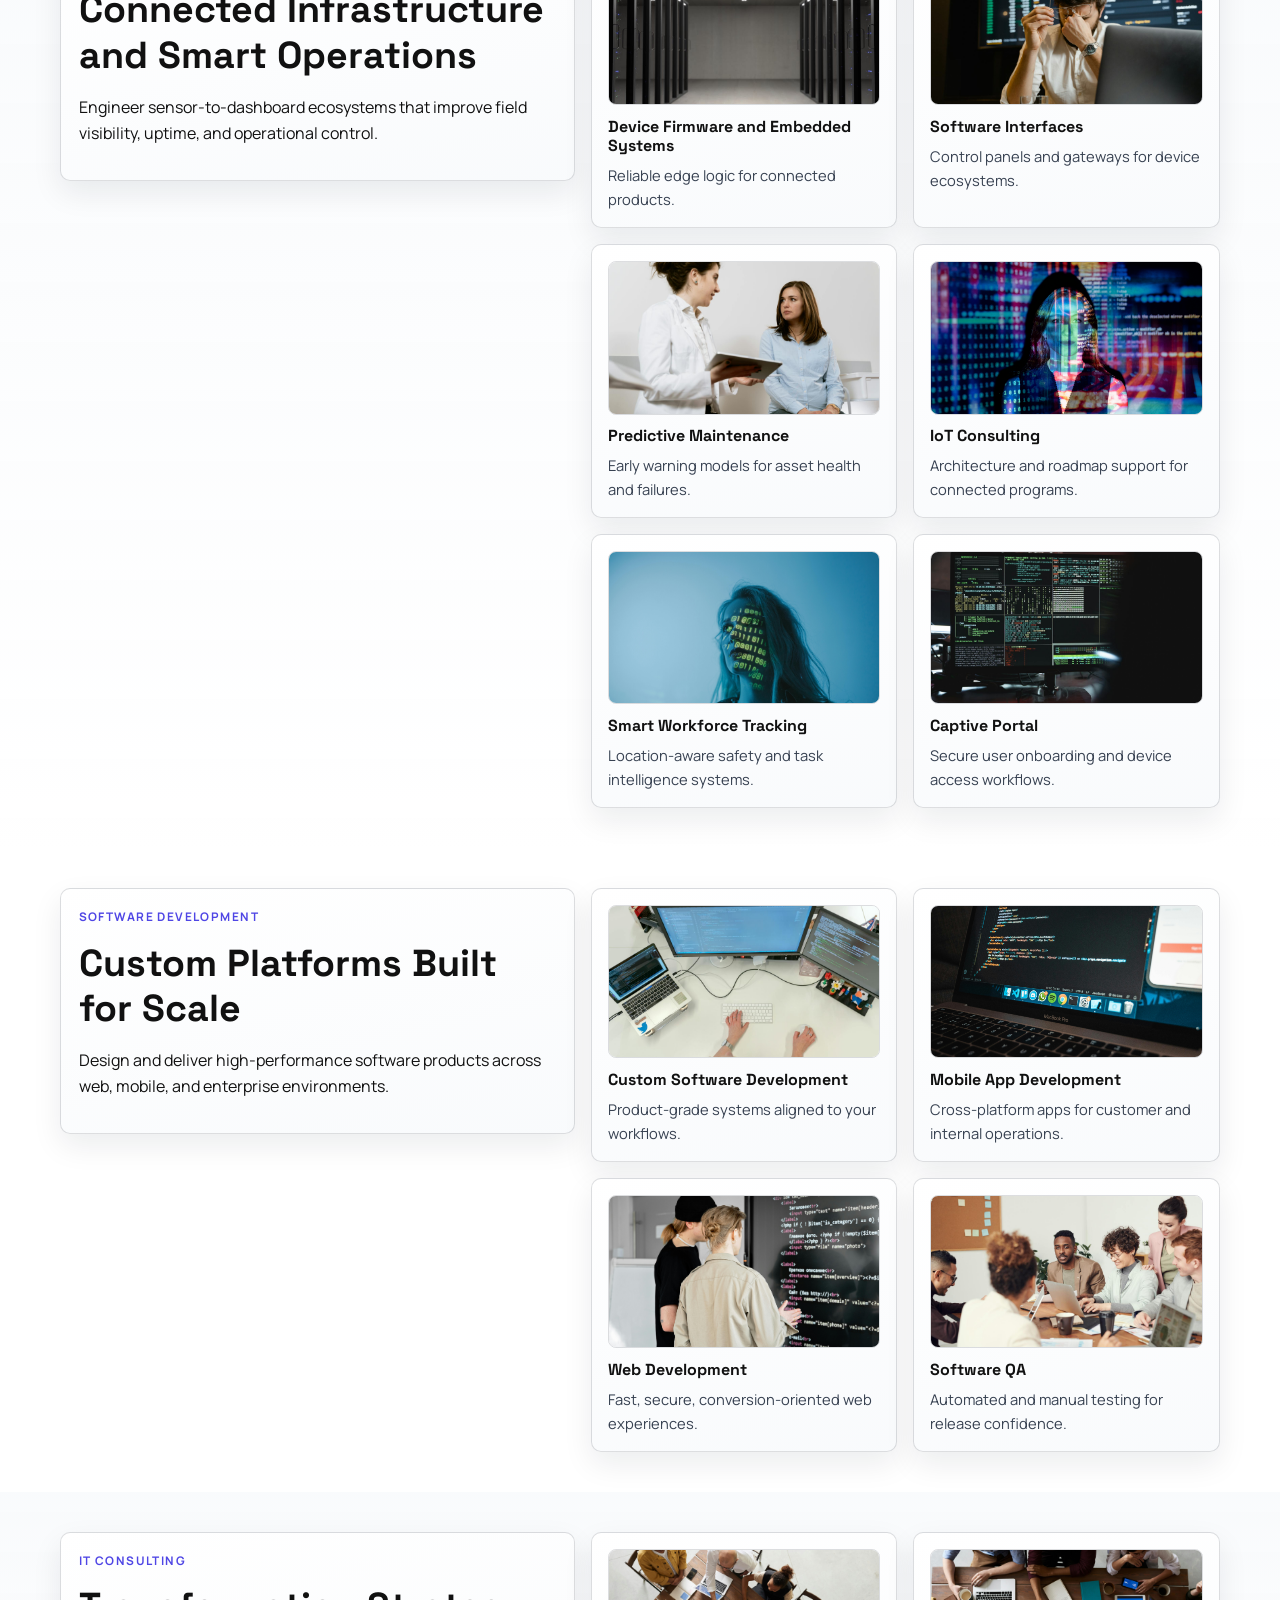
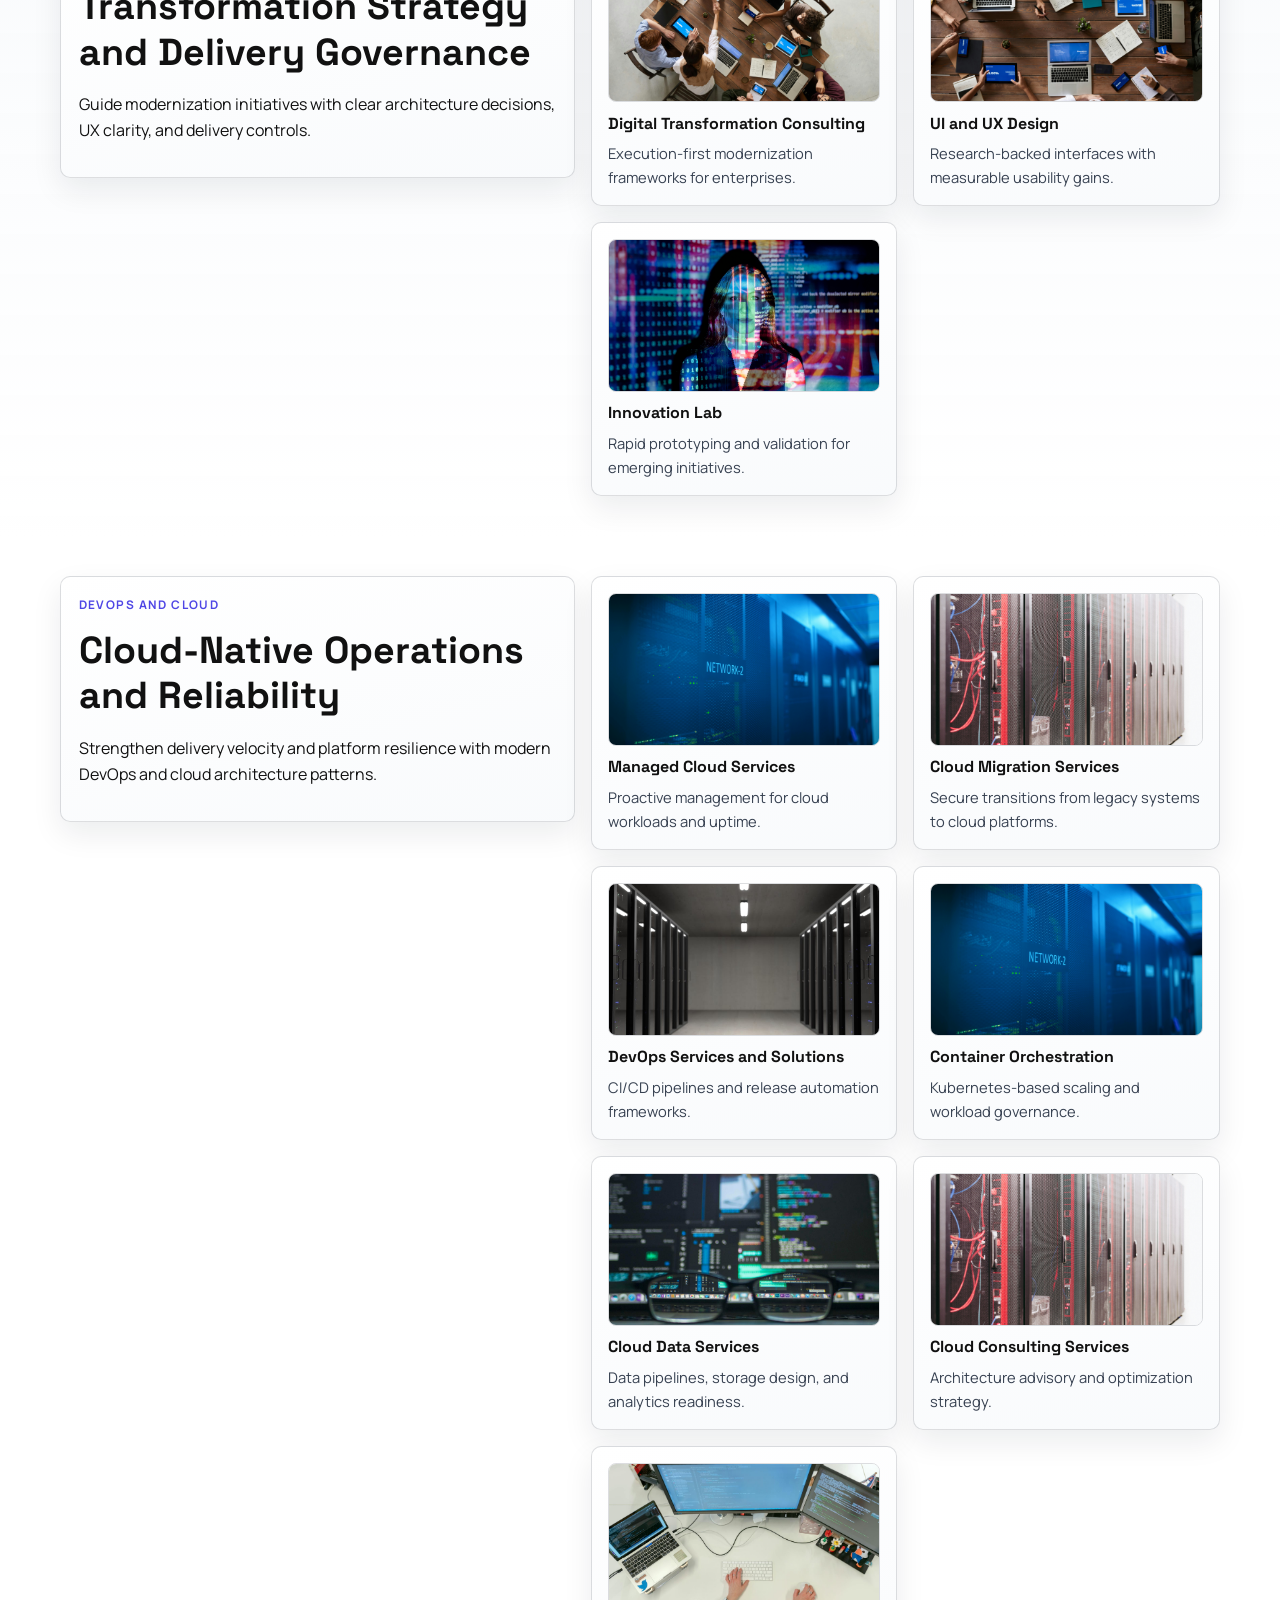
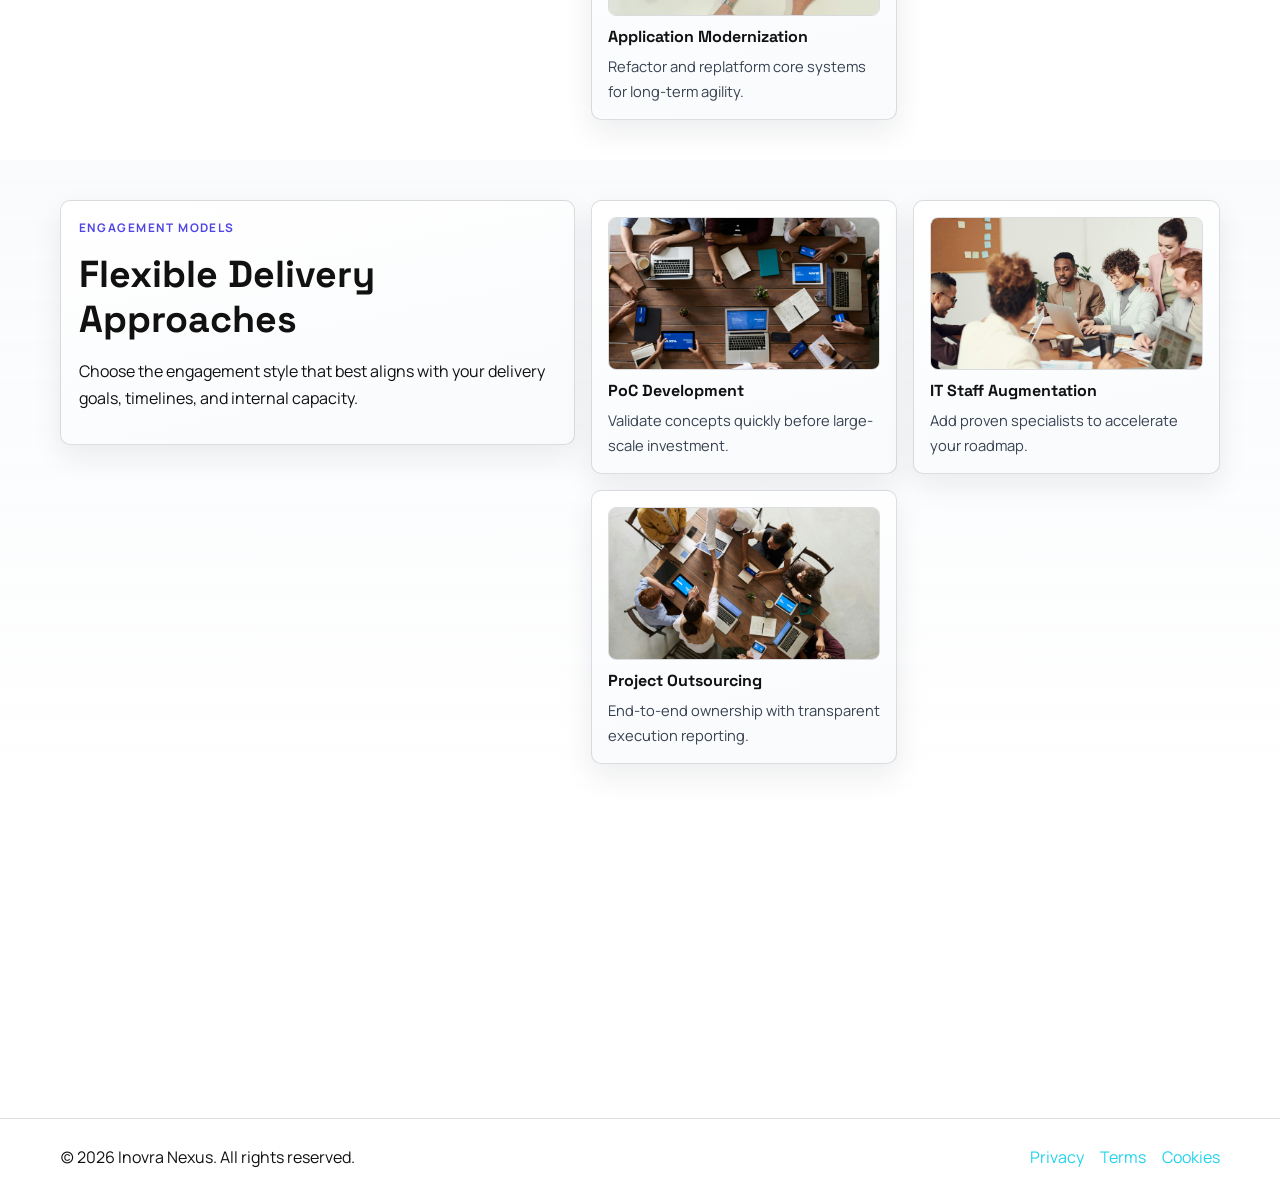
<file: pages/services.html>
<!doctype html>
<html lang="en">
<head>
  <meta charset="UTF-8" />
  <meta name="viewport" content="width=device-width, initial-scale=1.0" />
  <title>Services | Inovra Nexus</title>
  <link rel="preconnect" href="https://fonts.googleapis.com" />
  <link rel="preconnect" href="https://fonts.gstatic.com" crossorigin />
  <link href="https://fonts.googleapis.com/css2?family=Manrope:wght@400;500;600;700;800&family=Space+Grotesk:wght@500;700&display=swap" rel="stylesheet" />
  <link rel="stylesheet" href="../assets/css/styles.css" />
</head>
<body>
  <header class="site-header">
    <div class="container nav-wrap">
      <a class="brand" href="../index.html">Inovra Nexus</a>
      <button class="nav-toggle" aria-label="Toggle menu" aria-expanded="false">Menu</button>
      <nav class="site-nav">
        <a href="../index.html">Home</a>
        <a href="about.html">About</a>
        <a href="services.html" class="active">Services</a>
        <a href="industries.html">Industries</a>
        <a href="blog.html">Insights</a>
        <a href="careers.html">Careers</a>
        <a href="faq.html">FAQ</a>
        <a href="contact.html">Contact</a>
      </nav>
      <a class="btn btn-primary" href="book-call.html">Book Call</a>
    </div>
  </header>

  <main>
    <section class="page-hero services-hero">
      <div class="container">
        <p class="eyebrow">Our Services</p>
        <h1>Comprehensive Technology Services</h1>
        <p>AI engineering, IoT development, software delivery, cloud modernization, and transformation consulting designed for measurable enterprise outcomes.</p>
      </div>
    </section>

    <section class="section services-nav-section">
      <div class="container">
        <div class="services-rail">
          <a href="#ai-engineering">AI Engineering</a>
          <a href="#iot-development">IoT Development</a>
          <a href="#software-development">Software Development</a>
          <a href="#it-consulting">IT Consulting</a>
          <a href="#devops-cloud">DevOps and Cloud</a>
          <a href="#engagement-models">Engagement Models</a>
        </div>
      </div>
    </section>

    <section id="ai-engineering" class="section service-block">
      <div class="container service-grid">
        <div class="service-intro">
          <p class="eyebrow">AI Engineering</p>
          <h2>Intelligent Systems for Real-World Impact</h2>
          <p>Build practical AI products and automation engines that improve speed, quality, and decision-making across teams.</p>
        </div>
        <div class="service-cards">
          <article class="service-item"><img class="service-media" src="../assets/images/home/services/service-ai.jpg" alt="Technology service visual" loading="lazy" /><h3>Generative AI</h3><p>Assistants and copilots tailored to business workflows.</p></article>
          <article class="service-item"><img class="service-media" src="../assets/images/home/code-laptop.jpg" alt="Technology service visual" loading="lazy" /><h3>Computer Vision</h3><p>Image and video intelligence for monitoring and inspection.</p></article>
          <article class="service-item"><img class="service-media" src="../assets/images/home/team-code-screen.jpg" alt="Technology service visual" loading="lazy" /><h3>Natural Language Processing</h3><p>Text classification, extraction, and understanding pipelines.</p></article>
          <article class="service-item"><img class="service-media" src="../assets/images/home/services/service-software.jpg" alt="Technology service visual" loading="lazy" /><h3>Machine Learning and Deep Learning</h3><p>Custom model development and deployment at scale.</p></article>
          <article class="service-item"><img class="service-media" src="../assets/images/home/services/service-data.jpg" alt="Technology service visual" loading="lazy" /><h3>Predictive Analytics</h3><p>Forecasting engines for planning and risk reduction.</p></article>
          <article class="service-item"><img class="service-media" src="../assets/images/home/services/service-advisory.jpg" alt="Technology service visual" loading="lazy" /><h3>Chatbot Development</h3><p>Conversational systems for support and operations.</p></article>
        </div>
      </div>
    </section>

    <section id="iot-development" class="section service-block alt">
      <div class="container service-grid">
        <div class="service-intro">
          <p class="eyebrow">IoT Development</p>
          <h2>Connected Infrastructure and Smart Operations</h2>
          <p>Engineer sensor-to-dashboard ecosystems that improve field visibility, uptime, and operational control.</p>
        </div>
        <div class="service-cards">
          <article class="service-item"><img class="service-media" src="../assets/images/home/services/service-cloud.jpg" alt="Technology service visual" loading="lazy" /><h3>Device Firmware and Embedded Systems</h3><p>Reliable edge logic for connected products.</p></article>
          <article class="service-item"><img class="service-media" src="../assets/images/home/industry-fintech-2.jpg" alt="Technology service visual" loading="lazy" /><h3>Software Interfaces</h3><p>Control panels and gateways for device ecosystems.</p></article>
          <article class="service-item"><img class="service-media" src="../assets/images/home/industry-healthtech-2.jpg" alt="Technology service visual" loading="lazy" /><h3>Predictive Maintenance</h3><p>Early warning models for asset health and failures.</p></article>
          <article class="service-item"><img class="service-media" src="../assets/images/home/industry-fintech.jpg" alt="Technology service visual" loading="lazy" /><h3>IoT Consulting</h3><p>Architecture and roadmap support for connected programs.</p></article>
          <article class="service-item"><img class="service-media" src="../assets/images/home/industry-healthtech.jpg" alt="Technology service visual" loading="lazy" /><h3>Smart Workforce Tracking</h3><p>Location-aware safety and task intelligence systems.</p></article>
          <article class="service-item"><img class="service-media" src="../assets/images/home/services/service-security.jpg" alt="Technology service visual" loading="lazy" /><h3>Captive Portal</h3><p>Secure user onboarding and device access workflows.</p></article>
        </div>
      </div>
    </section>

    <section id="software-development" class="section service-block">
      <div class="container service-grid">
        <div class="service-intro">
          <p class="eyebrow">Software Development</p>
          <h2>Custom Platforms Built for Scale</h2>
          <p>Design and deliver high-performance software products across web, mobile, and enterprise environments.</p>
        </div>
        <div class="service-cards">
          <article class="service-item"><img class="service-media" src="../assets/images/home/services/service-software.jpg" alt="Technology service visual" loading="lazy" /><h3>Custom Software Development</h3><p>Product-grade systems aligned to your workflows.</p></article>
          <article class="service-item"><img class="service-media" src="../assets/images/home/code-laptop.jpg" alt="Technology service visual" loading="lazy" /><h3>Mobile App Development</h3><p>Cross-platform apps for customer and internal operations.</p></article>
          <article class="service-item"><img class="service-media" src="../assets/images/home/team-code-screen.jpg" alt="Technology service visual" loading="lazy" /><h3>Web Development</h3><p>Fast, secure, conversion-oriented web experiences.</p></article>
          <article class="service-item"><img class="service-media" src="../assets/images/home/services/service-advisory.jpg" alt="Technology service visual" loading="lazy" /><h3>Software QA</h3><p>Automated and manual testing for release confidence.</p></article>
        </div>
      </div>
    </section>

    <section id="it-consulting" class="section service-block alt">
      <div class="container service-grid">
        <div class="service-intro">
          <p class="eyebrow">IT Consulting</p>
          <h2>Transformation Strategy and Delivery Governance</h2>
          <p>Guide modernization initiatives with clear architecture decisions, UX clarity, and delivery controls.</p>
        </div>
        <div class="service-cards">
          <article class="service-item"><img class="service-media" src="../assets/images/home/testimonial-exec-briefing.jpg" alt="Technology service visual" loading="lazy" /><h3>Digital Transformation Consulting</h3><p>Execution-first modernization frameworks for enterprises.</p></article>
          <article class="service-item"><img class="service-media" src="../assets/images/home/testimonial-team-meeting.jpg" alt="Technology service visual" loading="lazy" /><h3>UI and UX Design</h3><p>Research-backed interfaces with measurable usability gains.</p></article>
          <article class="service-item"><img class="service-media" src="../assets/images/home/industry-fintech.jpg" alt="Technology service visual" loading="lazy" /><h3>Innovation Lab</h3><p>Rapid prototyping and validation for emerging initiatives.</p></article>
        </div>
      </div>
    </section>

    <section id="devops-cloud" class="section service-block">
      <div class="container service-grid">
        <div class="service-intro">
          <p class="eyebrow">DevOps and Cloud</p>
          <h2>Cloud-Native Operations and Reliability</h2>
          <p>Strengthen delivery velocity and platform resilience with modern DevOps and cloud architecture patterns.</p>
        </div>
        <div class="service-cards">
          <article class="service-item"><img class="service-media" src="../assets/images/home/server-rack-blue.jpg" alt="Technology service visual" loading="lazy" /><h3>Managed Cloud Services</h3><p>Proactive management for cloud workloads and uptime.</p></article>
          <article class="service-item"><img class="service-media" src="../assets/images/home/datacenter-racks.jpg" alt="Technology service visual" loading="lazy" /><h3>Cloud Migration Services</h3><p>Secure transitions from legacy systems to cloud platforms.</p></article>
          <article class="service-item"><img class="service-media" src="../assets/images/home/services/service-cloud.jpg" alt="Technology service visual" loading="lazy" /><h3>DevOps Services and Solutions</h3><p>CI/CD pipelines and release automation frameworks.</p></article>
          <article class="service-item"><img class="service-media" src="../assets/images/home/server-rack-blue.jpg" alt="Technology service visual" loading="lazy" /><h3>Container Orchestration</h3><p>Kubernetes-based scaling and workload governance.</p></article>
          <article class="service-item"><img class="service-media" src="../assets/images/home/services/service-data.jpg" alt="Technology service visual" loading="lazy" /><h3>Cloud Data Services</h3><p>Data pipelines, storage design, and analytics readiness.</p></article>
          <article class="service-item"><img class="service-media" src="../assets/images/home/datacenter-racks.jpg" alt="Technology service visual" loading="lazy" /><h3>Cloud Consulting Services</h3><p>Architecture advisory and optimization strategy.</p></article>
          <article class="service-item"><img class="service-media" src="../assets/images/home/services/service-software.jpg" alt="Technology service visual" loading="lazy" /><h3>Application Modernization</h3><p>Refactor and replatform core systems for long-term agility.</p></article>
        </div>
      </div>
    </section>

    <section id="engagement-models" class="section service-block alt">
      <div class="container service-grid">
        <div class="service-intro">
          <p class="eyebrow">Engagement Models</p>
          <h2>Flexible Delivery Approaches</h2>
          <p>Choose the engagement style that best aligns with your delivery goals, timelines, and internal capacity.</p>
        </div>
        <div class="service-cards">
          <article class="service-item"><img class="service-media" src="../assets/images/home/testimonial-team-meeting.jpg" alt="Technology service visual" loading="lazy" /><h3>PoC Development</h3><p>Validate concepts quickly before large-scale investment.</p></article>
          <article class="service-item"><img class="service-media" src="../assets/images/home/services/service-advisory.jpg" alt="Technology service visual" loading="lazy" /><h3>IT Staff Augmentation</h3><p>Add proven specialists to accelerate your roadmap.</p></article>
          <article class="service-item"><img class="service-media" src="../assets/images/home/testimonial-exec-briefing.jpg" alt="Technology service visual" loading="lazy" /><h3>Project Outsourcing</h3><p>End-to-end ownership with transparent execution reporting.</p></article>
        </div>
      </div>
    </section>

    <section class="section cta">
      <div class="container reveal">
        <h2>Need a tailored services roadmap?</h2>
        <p>Book a strategy call and get a recommended execution model for your AI and transformation priorities.</p>
        <a class="btn btn-primary" href="book-call.html">Book Strategy Call</a>
      </div>
    </section>
  </main>

  <footer class="site-footer">
    <div class="container footer-wrap">
      <p>(c) 2026 Inovra Nexus. All rights reserved.</p>
      <div class="footer-links">
        <a href="privacy.html">Privacy</a>
        <a href="terms.html">Terms</a>
        <a href="cookies.html">Cookies</a>
      </div>
    </div>
  </footer>

  <script src="../assets/js/main.js"></script>
</body>
</html>
</file>
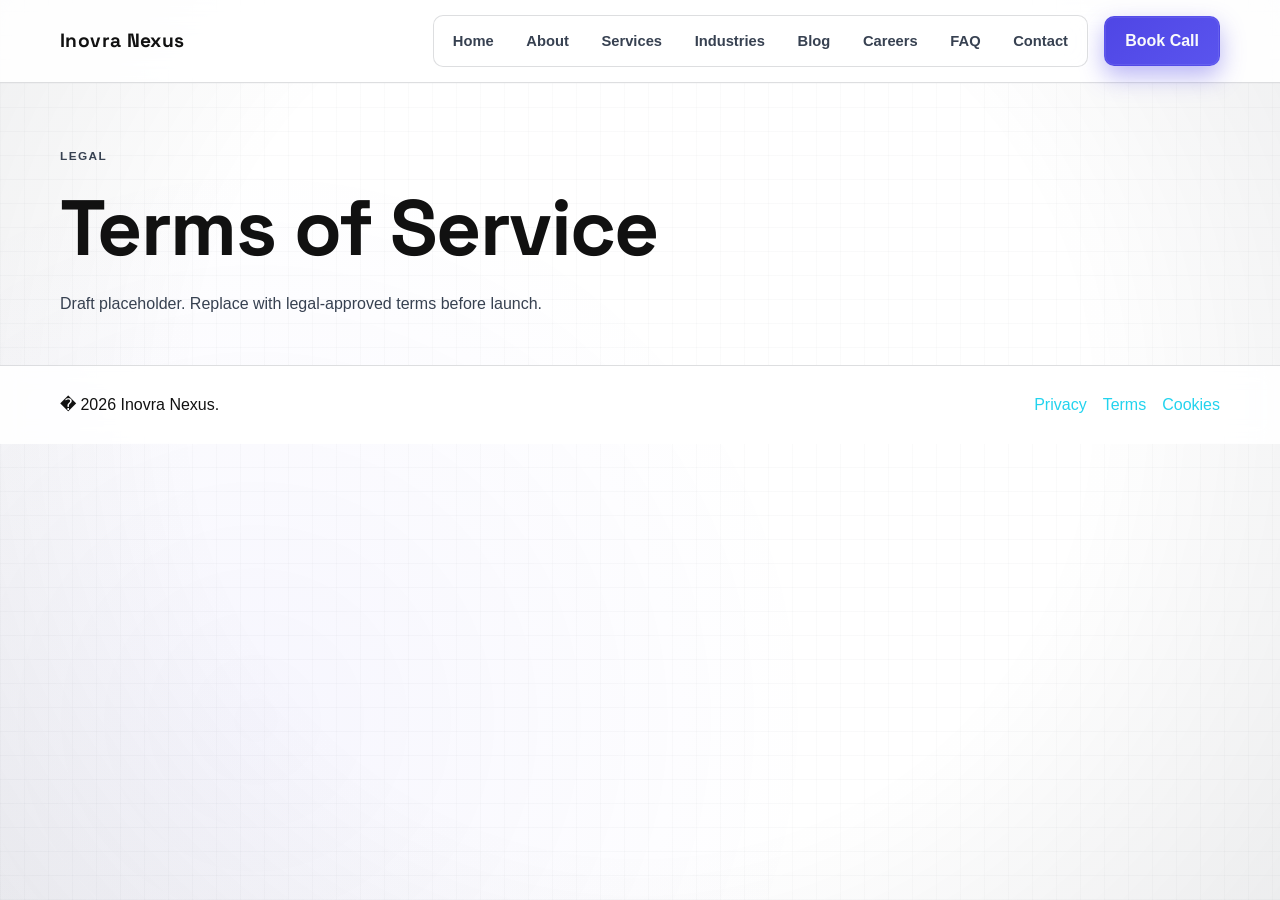
<file: pages/terms.html>
<!doctype html>
<html lang="en"><head><meta charset="UTF-8" /><meta name="viewport" content="width=device-width, initial-scale=1.0" /><title>Terms of Service | Inovra Nexus</title><link rel="preconnect" href="https://fonts.googleapis.com" /><link rel="preconnect" href="https://fonts.gstatic.com" crossorigin /><link href="https://fonts.googleapis.com/css2?family=Space+Grotesk:wght@400;500;700&family=Sora:wght@400;600;700&display=swap" rel="stylesheet" /><link rel="stylesheet" href="../assets/css/styles.css" /></head><body>
<header class="site-header"><div class="container nav-wrap"><a class="brand" href="../index.html">Inovra Nexus</a><button class="nav-toggle" aria-label="Toggle menu" aria-expanded="false">Menu</button><nav class="site-nav"><a href="../index.html">Home</a><a href="about.html">About</a><a href="services.html">Services</a><a href="industries.html">Industries</a><a href="blog.html">Blog</a><a href="careers.html">Careers</a><a href="faq.html">FAQ</a><a href="contact.html">Contact</a></nav><a class="btn btn-primary" href="book-call.html">Book Call</a></div></header>
<main><section class="page-hero"><div class="container"><p class="eyebrow">Legal</p><h1>Terms of Service</h1><p>Draft placeholder. Replace with legal-approved terms before launch.</p></div></section></main>
<footer class="site-footer"><div class="container footer-wrap"><p>� 2026 Inovra Nexus.</p><div class="footer-links"><a href="privacy.html">Privacy</a><a href="terms.html">Terms</a><a href="cookies.html">Cookies</a></div></div></footer>
<script src="../assets/js/main.js"></script></body></html>
</file>
<file: assets/css/styles.css>
:root {
  --bg0: #ffffff;
  --bg1: #ffffff;
  --bg2: #f8fafc;
  --surface: rgba(255, 255, 255, 0.75);
  --surface-strong: rgba(255, 255, 255, 0.92);
  --text: #111111;
  --muted: #374151;
  --primary: #4f46e5;
  --primary-strong: #4338ca;
  --secondary: #22d3ee;
  --border: rgba(17, 24, 39, 0.14);
  --radius: 10px;
  --shadow: 0 12px 30px rgba(15, 23, 42, 0.08);
}

* {
  box-sizing: border-box;
}

html,
body {
  margin: 0;
  padding: 0;
}

body {
  font-family: "Manrope", sans-serif;
  color: var(--text);
  background: #ffffff;
  line-height: 1.64;
  min-height: 100vh;
  position: relative;
  isolation: isolate;
}

body::before {
  content: "";
  position: fixed;
  inset: 0;
  z-index: -1;
  pointer-events: none;
  background-image:
    repeating-linear-gradient(0deg, rgba(17, 24, 39, 0.025) 0 1px, transparent 1px 24px),
    repeating-linear-gradient(90deg, rgba(17, 24, 39, 0.02) 0 1px, transparent 1px 24px);
}

body::after {
  content: "";
  position: fixed;
  inset: 0;
  z-index: -1;
  pointer-events: none;
  background:
    radial-gradient(circle at 50% 45%, transparent 55%, rgba(17, 24, 39, 0.08) 100%),
    radial-gradient(circle at 20% 80%, rgba(79, 70, 229, 0.05), transparent 45%);
}

.skip-link {
  position: absolute;
  left: 0.8rem;
  top: -100%;
  z-index: 100;
  background: #00141f;
  color: #dff7ff;
  padding: 0.55rem 0.8rem;
  border: 1px solid var(--border);
  border-radius: 10px;
}

.skip-link:focus {
  top: 0.8rem;
}

a {
  color: var(--secondary);
  text-decoration: none;
}

a:hover {
  color: var(--primary);
}

.container {
  width: min(1160px, calc(100% - 2rem));
  margin: 0 auto;
}

.site-header {
  position: sticky;
  top: 0;
  z-index: 40;
  border-bottom: 1px solid var(--border);
  background: rgba(255, 255, 255, 0.88);
  backdrop-filter: blur(14px);
}

.nav-wrap {
  min-height: 82px;
  display: flex;
  align-items: center;
  gap: 1rem;
}

.brand {
  font-family: "Space Grotesk", sans-serif;
  color: var(--text);
  font-size: 1.2rem;
  letter-spacing: 0.02em;
  font-weight: 700;
}

.site-nav {
  margin-left: auto;
  display: flex;
  align-items: center;
  gap: 0.24rem;
  padding: 0.3rem;
  border-radius: 10px;
  border: 1px solid var(--border);
  background: rgba(255, 255, 255, 0.74);
  backdrop-filter: blur(10px);
}

.site-nav a {
  color: var(--muted);
  border-radius: 999px;
  padding: 0.54rem 0.9rem;
  font-size: 0.92rem;
  font-weight: 600;
  transition: 180ms ease;
}

.site-nav a.active,
.site-nav a:hover {
  color: #111111;
  background: rgba(79, 70, 229, 0.12);
}

.nav-toggle {
  display: none;
  border: 1px solid var(--border);
  border-radius: 999px;
  background: rgba(255, 255, 255, 0.92);
  color: #111111;
  padding: 0.5rem 0.92rem;
}

.section {
  padding: 5rem 0;
}

.hero {
  padding-top: 6.1rem;
  min-height: 76vh;
}

.hero-shell {
  display: grid;
  grid-template-columns: 1.08fr 0.92fr;
  gap: 1rem;
  align-items: start;
}

.eyebrow {
  color: var(--primary);
  text-transform: uppercase;
  letter-spacing: 0.12em;
  font-weight: 700;
  font-size: 0.74rem;
  margin: 0 0 0.9rem;
}

h1,
h2,
h3 {
  font-family: "Space Grotesk", sans-serif;
  line-height: 1.2;
  margin: 0 0 1rem;
}

h1 {
  font-size: clamp(2.6rem, 6.2vw, 4.9rem);
  font-weight: 800;
  letter-spacing: -0.02em;
}

h2 {
  font-size: clamp(1.6rem, 3vw, 2.35rem);
}

h3 {
  font-size: 1.18rem;
}

.lead {
  color: var(--muted);
  max-width: 66ch;
}

.hero-actions {
  display: flex;
  gap: 0.8rem;
  margin-top: 1.45rem;
  flex-wrap: wrap;
}

.proof-row {
  margin-top: 1.3rem;
  display: flex;
  flex-wrap: wrap;
  gap: 0.56rem;
}

.proof-row span {
  border: 1px solid var(--border);
  border-radius: 10px;
  background: rgba(255, 255, 255, 0.86);
  color: #1f2937;
  padding: 0.4rem 0.75rem;
  font-size: 0.82rem;
}

.btn {
  display: inline-flex;
  align-items: center;
  justify-content: center;
  border: 1px solid transparent;
  border-radius: 10px;
  padding: 0.7rem 1.25rem;
  font-weight: 700;
  transition: transform 180ms ease, box-shadow 180ms ease, filter 180ms ease;
}

.btn:hover {
  transform: translateY(-2px);
}

.btn-primary {
  color: #f9fafb;
  background: linear-gradient(140deg, #4f46e5, #5a54ee);
  box-shadow:
    0 10px 24px rgba(79, 70, 229, 0.4),
    0 0 0 1px rgba(249, 250, 251, 0.08) inset;
}

.btn-primary:hover {
  background: linear-gradient(130deg, var(--primary), var(--secondary));
  box-shadow:
    0 14px 30px rgba(79, 70, 229, 0.5),
    0 0 24px rgba(34, 211, 238, 0.42);
  filter: saturate(1.08);
}

.btn-secondary {
  color: #111111;
  background: rgba(255, 255, 255, 0.9);
  border-color: var(--border);
  backdrop-filter: blur(8px);
}

.hero-panel {
  background: linear-gradient(160deg, rgba(255, 255, 255, 0.85), rgba(248, 250, 252, 0.88));
  border: 1px solid var(--border);
  border-radius: var(--radius);
  padding: 1rem;
  box-shadow: var(--shadow);
  backdrop-filter: blur(12px);
}

.hero-visual {
  position: relative;
  height: 270px;
  margin-bottom: 0.95rem;
  border: 1px solid var(--border);
  border-radius: 12px;
  overflow: hidden;
  background:
    radial-gradient(circle at 20% 15%, rgba(79, 70, 229, 0.16), transparent 42%),
    radial-gradient(circle at 78% 80%, rgba(34, 211, 238, 0.18), transparent 46%),
    rgba(255, 255, 255, 0.85);
  backdrop-filter: blur(10px);
}

#hero-three-canvas {
  width: 100%;
  height: 100%;
  display: block;
}

.visual-glow {
  position: absolute;
  inset: auto -10% -45%;
  height: 52%;
  background: radial-gradient(circle at center, rgba(34, 211, 238, 0.34), transparent 60%);
  filter: blur(16px);
  pointer-events: none;
}

.visual-caption {
  position: absolute;
  left: 0.75rem;
  bottom: 0.65rem;
  margin: 0;
  padding: 0.2rem 0.55rem;
  border-radius: 10px;
  border: 1px solid var(--border);
  background: rgba(255, 255, 255, 0.8);
  font-size: 0.74rem;
  letter-spacing: 0.05em;
  text-transform: uppercase;
  color: #111827;
}

.hero-visual-fallback {
  background:
    radial-gradient(circle at 25% 20%, rgba(79, 70, 229, 0.18), transparent 45%),
    radial-gradient(circle at 75% 78%, rgba(34, 211, 238, 0.2), transparent 48%),
    linear-gradient(145deg, rgba(255, 255, 255, 0.9), rgba(248, 250, 252, 0.95));
}

.hero-visual-fallback #hero-three-canvas {
  opacity: 0.35;
  filter: blur(0.5px);
}

.metrics-grid {
  display: grid;
  grid-template-columns: repeat(2, minmax(0, 1fr));
  gap: 0.68rem;
}

.metric-item {
  background: rgba(255, 255, 255, 0.86);
  border: 1px solid var(--border);
  border-radius: 12px;
  min-height: 100px;
  padding: 0.85rem;
  backdrop-filter: blur(8px);
}

.metric-item strong {
  display: block;
  font-size: 1.35rem;
  margin-bottom: 0.35rem;
  color: #111111;
}

.metric-item span {
  color: var(--muted);
  font-size: 0.93rem;
  line-height: 1.42;
}

.trust-strip {
  padding-top: 1rem;
}

.trust-label {
  margin: 0 0 0.8rem;
  color: var(--muted);
  font-weight: 600;
}

.logo-row {
  display: flex;
  gap: 0.56rem;
  flex-wrap: wrap;
}

.logo-chip {
  display: inline-flex;
  border: 1px solid var(--border);
  border-radius: 10px;
  background: rgba(255, 255, 255, 0.84);
  color: #1f2937;
  padding: 0.42rem 0.78rem;
  font-size: 0.84rem;
}

.section-head {
  margin-bottom: 1.5rem;
}

.grid {
  display: grid;
  gap: 1rem;
}

.cols-2 {
  grid-template-columns: repeat(2, minmax(0, 1fr));
}

.cols-3 {
  grid-template-columns: repeat(3, minmax(0, 1fr));
}

.card,
.list-card,
.kpi-card {
  background: linear-gradient(168deg, rgba(255, 255, 255, 0.9), rgba(248, 250, 252, 0.9));
  border: 1px solid var(--border);
  border-radius: var(--radius);
  box-shadow: var(--shadow);
  padding: 1.1rem;
  backdrop-filter: blur(12px);
  transition: transform 200ms ease, border-color 200ms ease, box-shadow 200ms ease;
}

.card:hover,
.list-card:hover,
.kpi-card:hover {
  transform: translateY(-4px);
  border-color: rgba(34, 211, 238, 0.45);
  box-shadow: 0 18px 30px rgba(15, 23, 42, 0.12), 0 0 16px rgba(34, 211, 238, 0.15);
}

.card p,
.list-card p,
.kpi-label {
  color: var(--muted);
}

.alt {
  background: linear-gradient(180deg, rgba(248, 250, 252, 0.86), rgba(255, 255, 255, 0.92));
}

.kpi-grid {
  display: grid;
  grid-template-columns: repeat(4, minmax(0, 1fr));
  gap: 0.8rem;
}

.kpi-value {
  display: block;
  font-family: "Space Grotesk", sans-serif;
  font-size: 1.55rem;
  margin-bottom: 0.55rem;
}

.kpi-track {
  width: 100%;
  height: 7px;
  border-radius: 999px;
  background: rgba(255, 255, 255, 0.1);
  overflow: hidden;
}

.kpi-fill {
  display: block;
  width: 0;
  height: 100%;
  background: linear-gradient(90deg, var(--primary), var(--secondary));
  transition: width 900ms cubic-bezier(0.2, 0.8, 0.2, 1);
}

.cta {
  text-align: center;
}

.site-footer {
  border-top: 1px solid var(--border);
  background: rgba(255, 255, 255, 0.9);
  backdrop-filter: blur(10px);
}

.footer-wrap {
  min-height: 78px;
  display: flex;
  justify-content: space-between;
  align-items: center;
  gap: 1rem;
}

.footer-links {
  display: flex;
  gap: 1rem;
}

.page-hero {
  padding: 4rem 0 2rem;
}

.page-hero p {
  color: var(--muted);
  max-width: 72ch;
}

.services-hero {
  padding-bottom: 1rem;
}

.services-nav-section {
  padding-top: 0;
  padding-bottom: 2rem;
}

.services-rail {
  display: flex;
  flex-wrap: wrap;
  gap: 0.6rem;
}

.services-rail a {
  display: inline-flex;
  align-items: center;
  padding: 0.5rem 0.85rem;
  border: 1px solid var(--border);
  border-radius: 10px;
  color: #111827;
  background: rgba(255, 255, 255, 0.88);
  font-size: 0.86rem;
  font-weight: 700;
  transition: 160ms ease;
}

.services-rail a:hover {
  color: #ffffff;
  background: linear-gradient(130deg, var(--primary), var(--secondary));
  border-color: transparent;
}

.service-block {
  scroll-margin-top: 98px;
  padding-top: 2.5rem;
  padding-bottom: 2.5rem;
}

.service-grid {
  display: grid;
  grid-template-columns: 0.9fr 1.1fr;
  gap: 1rem;
}

.service-intro {
  position: sticky;
  top: 104px;
  align-self: start;
  background: linear-gradient(168deg, rgba(255, 255, 255, 0.9), rgba(248, 250, 252, 0.9));
  border: 1px solid var(--border);
  border-radius: var(--radius);
  box-shadow: var(--shadow);
  padding: 1.1rem;
  backdrop-filter: blur(12px);
}

.service-cards {
  display: grid;
  grid-template-columns: repeat(2, minmax(0, 1fr));
  gap: 1rem;
}

.service-item {
  background: linear-gradient(168deg, rgba(255, 255, 255, 0.9), rgba(248, 250, 252, 0.9));
  border: 1px solid var(--border);
  border-radius: var(--radius);
  box-shadow: var(--shadow);
  padding: 1rem;
  overflow: hidden;
  backdrop-filter: blur(12px);
  transition: transform 200ms ease, border-color 200ms ease, box-shadow 200ms ease;
}

.service-media {
  width: 100%;
  aspect-ratio: 16 / 9;
  max-height: 168px;
  object-fit: cover;
  object-position: center;
  border-radius: 8px;
  border: 1px solid var(--border);
  margin-bottom: 0.7rem;
  display: block;
}

.service-item:hover {
  transform: translateY(-4px);
  border-color: rgba(34, 211, 238, 0.45);
  box-shadow: 0 18px 30px rgba(15, 23, 42, 0.12), 0 0 16px rgba(34, 211, 238, 0.15);
}

.service-item h3 {
  margin-bottom: 0.5rem;
  font-size: 1rem;
}

.service-item p {
  margin: 0;
  color: var(--muted);
  font-size: 0.92rem;
}

.form-grid {
  display: grid;
  gap: 0.8rem;
}

.form-status {
  margin: 0.2rem 0 0;
  color: #8ff0d3;
  font-size: 0.92rem;
}

label {
  font-weight: 600;
  font-size: 0.9rem;
}

input,
textarea,
select {
  width: 100%;
  padding: 0.72rem 0.82rem;
  border-radius: 10px;
  border: 1px solid var(--border);
  background: rgba(255, 255, 255, 0.96);
  color: #111111;
  font: inherit;
  border-radius: 10px;
}

:focus-visible {
  outline: 2px solid var(--primary);
  outline-offset: 2px;
}

textarea {
  min-height: 120px;
  resize: vertical;
}

html.js .reveal {
  opacity: 0;
  transform: translateY(16px);
  transition: opacity 380ms ease, transform 380ms ease;
}

html.js .reveal.in-view {
  opacity: 1;
  transform: translateY(0);
}

@media (max-width: 980px) {
  .container {
    width: min(1160px, calc(100% - 1.4rem));
  }

  .site-nav {
    position: absolute;
    top: 74px;
    left: 1rem;
    right: 1rem;
    border-radius: 14px;
    padding: 1rem;
    display: none;
    flex-direction: column;
    align-items: flex-start;
    background: rgba(255, 255, 255, 0.98);
    gap: 0.5rem;
  }

  .site-nav a {
    width: 100%;
    border-radius: 8px;
    padding: 0.56rem 0.5rem;
  }

  .site-nav.open {
    display: flex;
  }

  .nav-toggle {
    display: inline-flex;
    margin-left: auto;
  }

  .nav-wrap > .btn {
    display: none;
  }

  .hero-shell,
  .cols-2,
  .cols-3,
  .kpi-grid,
  .metrics-grid,
  .service-grid,
  .service-cards {
    grid-template-columns: 1fr;
  }

  .service-intro {
    position: static;
    top: auto;
  }

  .hero-visual {
    height: 220px;
  }

  .section {
    padding: 3.6rem 0;
  }

  .page-hero {
    padding: 3.1rem 0 1.4rem;
  }

  .service-block {
    scroll-margin-top: 84px;
    padding-top: 2rem;
    padding-bottom: 2rem;
  }

  .services-rail {
    flex-wrap: nowrap;
    overflow-x: auto;
    padding-bottom: 0.25rem;
    -webkit-overflow-scrolling: touch;
  }

  .services-rail a {
    white-space: nowrap;
    flex: 0 0 auto;
  }

  .footer-wrap {
    padding: 1rem 0;
    flex-direction: column;
    align-items: flex-start;
  }
}

@media (max-width: 640px) {
  .container {
    width: min(1160px, calc(100% - 1rem));
  }

  .nav-wrap {
    min-height: 72px;
  }

  h1 {
    font-size: clamp(2rem, 9vw, 2.7rem);
  }

  h2 {
    font-size: clamp(1.35rem, 5.8vw, 1.9rem);
  }

  .hero-actions .btn,
  .cta .btn {
    width: 100%;
  }

  .service-media {
    max-height: 184px;
  }

  input,
  textarea,
  select {
    font-size: 16px;
  }
}

@media (prefers-reduced-motion: reduce) {
  .btn,
  .reveal,
  .kpi-fill {
    transition: none;
  }

  .reveal {
    opacity: 1;
    transform: none;
  }
}
</file>
<file: assets/css/cosmic-home.css>
.it-landing {
  --bg: #f7f9fc;
  --surface: #ffffff;
  --surface-soft: #f3f6fb;
  --ink: #0f172a;
  --muted: #475569;
  --border: rgba(15, 23, 42, 0.1);
  --brand-a: #3f3be0;
  --brand-b: #0ea5e9;
  --radius: 18px;
  --shadow: 0 14px 34px rgba(15, 23, 42, 0.08);
  background: radial-gradient(circle at 15% -10%, rgba(63, 59, 224, 0.08), transparent 35%),
    radial-gradient(circle at 100% 0%, rgba(14, 165, 233, 0.1), transparent 42%),
    var(--bg);
  color: var(--ink);
  font-family: "Manrope", sans-serif;
}

body.it-landing::before,
body.it-landing::after,
.it-landing .bg-grid,
.it-landing .bg-orb {
  display: none;
}

.it-landing .site-header {
  border-bottom: 1px solid var(--border);
  background: rgba(255, 255, 255, 0.88);
  backdrop-filter: blur(12px);
}

.it-landing .scroll-progress {
  width: 0;
  height: 3px;
  background: linear-gradient(90deg, var(--brand-a), var(--brand-b));
}

.it-landing .site-nav {
  background: rgba(255, 255, 255, 0.9);
  border-color: var(--border);
}

.it-landing .site-nav a.active,
.it-landing .site-nav a:hover { background: rgba(63, 59, 224, 0.1); }

.it-landing .brand,
.it-landing .site-nav a,
.it-landing .footer-links a,
.it-landing .site-footer p { color: var(--ink); }

.it-landing .btn-primary {
  color: #f8fafc;
  background: linear-gradient(130deg, var(--brand-a), var(--brand-b));
  box-shadow: 0 10px 24px rgba(63, 59, 224, 0.32);
}

.it-landing .btn-secondary {
  color: var(--ink);
  border-color: var(--border);
  background: #ffffff;
}

.it-landing h1,
.it-landing h2,
.it-landing h3 { font-family: "Sora", sans-serif; }

.it-landing .section { padding: 4.3rem 0; }

.it-landing .hero-pro {
  padding-top: 6.6rem;
  min-height: 82vh;
  display: grid;
  align-items: center;
}

.it-landing .hero-pro-grid {
  display: grid;
  grid-template-columns: 1.02fr 0.98fr;
  gap: 1rem;
  align-items: stretch;
}

.it-landing .hero-left {
  display: flex;
  flex-direction: column;
}

.it-landing .hero-left,
.it-landing .hero-right {
  border: 1px solid var(--border);
  border-radius: var(--radius);
  background: var(--surface);
  box-shadow: var(--shadow);
  padding: 1.45rem;
  transition: transform 260ms ease, box-shadow 260ms ease;
}

.it-landing .eyebrow {
  color: var(--brand-a);
  font-size: 0.77rem;
  letter-spacing: 0.13em;
  margin-bottom: 0.75rem;
}

.it-landing h1 {
  font-size: clamp(2.2rem, 4.6vw, 4.5rem);
  line-height: 1.03;
  margin-bottom: 0.95rem;
  background: linear-gradient(90deg, #0f172a, #3f3be0, #0f172a);
  background-size: 220% 100%;
  -webkit-background-clip: text;
  background-clip: text;
  color: transparent;
  animation: headline-pan 7s ease-in-out infinite;
}

@keyframes headline-pan {
  0%, 100% { background-position: 0% 50%; }
  50% { background-position: 100% 50%; }
}

.it-landing .lead { color: var(--muted); max-width: 48ch; }
.it-landing .hero-actions { margin: 1.15rem 0 1rem; }

.it-landing .trust-mini {
  display: flex;
  flex-wrap: wrap;
  gap: 0.5rem;
}

.it-landing .trust-mini span {
  border: 1px solid var(--border);
  border-radius: 999px;
  padding: 0.34rem 0.72rem;
  font-size: 0.8rem;
  color: #334155;
  background: var(--surface-soft);
}

.it-landing .hero-reel {
  display: flex;
  flex-direction: column;
  gap: 0.85rem;
  animation: hero-float 6s ease-in-out infinite;
}

@keyframes hero-float {
  0%, 100% { transform: translateY(0); }
  50% { transform: translateY(-6px); }
}

.it-landing .hero-left:hover,
.it-landing .hero-right:hover {
  transform: translateY(-4px);
  box-shadow: 0 20px 40px rgba(15, 23, 42, 0.12);
}

.it-landing .reel-top {
  display: flex;
  justify-content: space-between;
  align-items: center;
}

.it-landing .reel-top p { margin: 0; font-weight: 700; }

.it-landing .reel-dots { display: inline-flex; gap: 0.35rem; }

.it-landing .reel-dots button {
  width: 10px;
  height: 10px;
  border-radius: 999px;
  border: 0;
  background: #cbd5e1;
  cursor: pointer;
  transition: width 180ms ease, background 180ms ease;
}

.it-landing .reel-dots button.active {
  width: 20px;
  background: linear-gradient(90deg, var(--brand-a), var(--brand-b));
}

.it-landing .reel-frame {
  position: relative;
  min-height: 258px;
  border: 1px solid var(--border);
  border-radius: 14px;
  background: linear-gradient(165deg, #ffffff, #f6f9ff);
  overflow: hidden;
}

.it-landing .reel-frame::before {
  content: "";
  position: absolute;
  inset: -30% -20% auto -20%;
  height: 140px;
  background: radial-gradient(circle at center, rgba(63, 59, 224, 0.18), transparent 65%);
  animation: frame-glow 5.8s ease-in-out infinite;
  pointer-events: none;
  z-index: 0;
}

.it-landing .reel-frame::after {
  content: "";
  position: absolute;
  top: 0;
  left: -35%;
  width: 22%;
  height: 100%;
  background: linear-gradient(90deg, transparent, rgba(255, 255, 255, 0.55), transparent);
  transform: skewX(-18deg);
  animation: frame-sweep 3.8s ease-in-out infinite;
  pointer-events: none;
  z-index: 1;
}

.it-landing .reel-slide {
  position: absolute;
  inset: 0;
  padding: 1rem;
  opacity: 0;
  transform: translateY(8px);
  transition: opacity 420ms ease, transform 420ms ease;
  display: grid;
  align-content: start;
  gap: 0.65rem;
  z-index: 2;
}

.it-landing .reel-slide.active { opacity: 1; transform: translateY(0); }

.it-landing .reel-kicker {
  margin: 0;
  font-size: 0.72rem;
  color: var(--brand-a);
  letter-spacing: 0.12em;
  text-transform: uppercase;
  font-weight: 700;
}

.it-landing .reel-slide h3 { margin: 0; font-size: 1.18rem; }
.it-landing .reel-slide p { margin: 0; color: var(--muted); }

.it-landing .reel-visual {
  margin-top: 0.1rem;
  height: 94px;
  border: 1px solid var(--border);
  border-radius: 10px;
  background: #f7faff;
  display: grid;
  align-items: end;
  padding: 0.45rem;
  gap: 0.28rem;
}

.it-landing .reel-visual span {
  display: block;
  height: 8px;
  border-radius: 999px;
  background: linear-gradient(90deg, rgba(63, 59, 224, 0.28), rgba(14, 165, 233, 0.5));
  animation: pulse-strip 2.2s ease-in-out infinite;
}

.it-landing .reel-photo {
  width: 100%;
  height: 100px;
  object-fit: cover;
  object-position: center;
  border-radius: 10px;
  border: 1px solid var(--border);
}

.it-landing .reel-slide.active .reel-photo {
  animation: photo-zoom 4.2s ease-in-out both;
}

@keyframes photo-zoom {
  0% { transform: scale(1.02); filter: saturate(1.02); }
  100% { transform: scale(1.08); filter: saturate(1.08); }
}

.it-landing .visual-a span:nth-child(1) { width: 35%; }
.it-landing .visual-a span:nth-child(2) { width: 58%; animation-delay: -0.45s; }
.it-landing .visual-a span:nth-child(3) { width: 82%; animation-delay: -0.9s; }

.it-landing .visual-b span:nth-child(1) { width: 24%; }
.it-landing .visual-b span:nth-child(2) { width: 45%; animation-delay: -0.25s; }
.it-landing .visual-b span:nth-child(3) { width: 65%; animation-delay: -0.5s; }
.it-landing .visual-b span:nth-child(4) { width: 86%; animation-delay: -0.75s; }

.it-landing .visual-c span:nth-child(1) { width: 21%; }
.it-landing .visual-c span:nth-child(2) { width: 35%; animation-delay: -0.2s; }
.it-landing .visual-c span:nth-child(3) { width: 50%; animation-delay: -0.4s; }
.it-landing .visual-c span:nth-child(4) { width: 68%; animation-delay: -0.6s; }
.it-landing .visual-c span:nth-child(5) { width: 88%; animation-delay: -0.8s; }

@keyframes pulse-strip { 0%, 100% { opacity: 0.45; } 50% { opacity: 1; } }

@keyframes frame-glow {
  0%, 100% { transform: translateY(0); opacity: 0.65; }
  50% { transform: translateY(16px); opacity: 1; }
}

@keyframes frame-sweep {
  0% { left: -35%; opacity: 0; }
  18% { opacity: 1; }
  45% { opacity: 1; }
  70% { left: 120%; opacity: 0; }
  100% { left: 120%; opacity: 0; }
}

.it-landing .reel-stats {
  display: flex;
  flex-wrap: wrap;
  gap: 0.42rem;
}

.it-landing .reel-stats span {
  border: 1px solid var(--border);
  border-radius: 999px;
  background: #fff;
  padding: 0.28rem 0.62rem;
  font-size: 0.76rem;
  color: #334155;
}

.it-landing .reel-progress {
  height: 4px;
  border-radius: 999px;
  background: rgba(148, 163, 184, 0.28);
  overflow: hidden;
}

.it-landing .reel-progress span {
  display: block;
  width: 0;
  height: 100%;
  background: linear-gradient(90deg, var(--brand-a), var(--brand-b));
}

.it-landing #campaign-reel:hover .reel-progress span {
  filter: saturate(1.15);
}

.it-landing .visual-showcase { padding-top: 2rem; }

.it-landing .showcase-shell {
  display: grid;
  grid-template-columns: 1.2fr 0.8fr;
  gap: 0.85rem;
  margin-bottom: 0.85rem;
}

.it-landing .showcase-main,
.it-landing .showcase-side {
  border: 1px solid var(--border);
  border-radius: var(--radius);
  background: linear-gradient(165deg, #ffffff, #f7faff);
  box-shadow: var(--shadow);
  min-height: 290px;
  position: relative;
  overflow: hidden;
  transition: transform 260ms ease, box-shadow 260ms ease;
}

.it-landing .showcase-main:hover,
.it-landing .showcase-side:hover {
  transform: translateY(-5px);
  box-shadow: 0 22px 42px rgba(15, 23, 42, 0.13);
}

.it-landing .showcase-main img,
.it-landing .showcase-side img {
  width: 100%;
  height: 100%;
  object-fit: cover;
  object-position: center;
  display: block;
  animation: showcase-kenburns 12s ease-in-out infinite alternate;
}

@keyframes showcase-kenburns {
  from { transform: scale(1); }
  to { transform: scale(1.06); }
}

.it-landing .showcase-main::after,
.it-landing .showcase-side::after {
  content: "";
  position: absolute;
  inset: 0;
  background: linear-gradient(180deg, transparent 45%, rgba(15, 23, 42, 0.7) 100%);
}

.it-landing .showcase-overlay,
.it-landing .showcase-copy {
  position: absolute;
  left: 1rem;
  right: 1rem;
  bottom: 1rem;
  z-index: 1;
  color: #f8fafc;
  transform: translateY(8px);
  opacity: 0.92;
  transition: transform 340ms ease, opacity 340ms ease;
}

.it-landing .showcase-main:hover .showcase-overlay,
.it-landing .showcase-side:hover .showcase-copy {
  transform: translateY(0);
  opacity: 1;
}

.it-landing .showcase-overlay p,
.it-landing .showcase-copy p {
  margin: 0 0 0.35rem;
  font-size: 0.78rem;
  letter-spacing: 0.12em;
  text-transform: uppercase;
  opacity: 0.92;
}

.it-landing .showcase-overlay h3 {
  margin: 0;
  font-size: 1.25rem;
  line-height: 1.2;
}

.it-landing .showcase-copy ul {
  margin: 0;
  padding-left: 1rem;
}

.it-landing .showcase-copy li {
  margin-bottom: 0.25rem;
  font-size: 0.9rem;
}

.it-landing .showcase-stats {
  display: grid;
  grid-template-columns: repeat(3, minmax(0, 1fr));
  gap: 0.85rem;
}

.it-landing .showcase-stats article {
  border: 1px solid var(--border);
  border-radius: 14px;
  background: #fff;
  box-shadow: var(--shadow);
  padding: 0.9rem;
  transition: transform 220ms ease, box-shadow 220ms ease;
}

.it-landing .showcase-stats article:hover {
  transform: translateY(-4px);
  box-shadow: 0 18px 34px rgba(15, 23, 42, 0.11);
}

.it-landing .showcase-stats strong {
  display: block;
  font-family: "Sora", sans-serif;
  font-size: 1.8rem;
  color: #1d4ed8;
}

.it-landing .showcase-stats span {
  color: var(--muted);
  font-size: 0.9rem;
}

.it-landing .visual-photo {
  width: 100%;
  height: 138px;
  object-fit: cover;
  object-position: center;
  border-radius: 12px;
  border: 1px solid var(--border);
  margin-bottom: 0.6rem;
}

.it-landing .dash-lines {
  position: absolute;
  inset: 0;
  pointer-events: none;
}

.it-landing .dash-lines span {
  position: absolute;
  left: -20%;
  width: 140%;
  height: 1px;
  background: linear-gradient(90deg, transparent, rgba(63, 59, 224, 0.24), transparent);
  animation: dash-scan 7s linear infinite;
}

.it-landing .dash-lines span:nth-child(1) { top: 24%; }
.it-landing .dash-lines span:nth-child(2) { top: 42%; animation-delay: -1.8s; }
.it-landing .dash-lines span:nth-child(3) { top: 60%; animation-delay: -3.6s; }
.it-landing .dash-lines span:nth-child(4) { top: 78%; animation-delay: -5.4s; }

@keyframes dash-scan {
  0% { transform: translateX(-9%); opacity: 0; }
  20% { opacity: 1; }
  80% { opacity: 1; }
  100% { transform: translateX(9%); opacity: 0; }
}

.it-landing .meter-row {
  margin-bottom: 0.52rem;
  height: 10px;
  border-radius: 999px;
  background: rgba(148, 163, 184, 0.22);
  overflow: hidden;
}

.it-landing .meter-row span {
  display: block;
  width: 0;
  height: 100%;
  border-radius: 999px;
  background: linear-gradient(90deg, var(--brand-a), var(--brand-b));
  transition: width 900ms cubic-bezier(0.2, 0.8, 0.2, 1);
}

.it-landing .network-map {
  position: relative;
  height: 150px;
  border: 1px solid var(--border);
  border-radius: 12px;
  background: #f8fbff;
}

.it-landing .network-map::before,
.it-landing .network-map::after {
  content: "";
  position: absolute;
  inset: 0;
  background-image:
    linear-gradient(45deg, transparent 49%, rgba(63, 59, 224, 0.22) 50%, transparent 51%),
    linear-gradient(-25deg, transparent 49%, rgba(14, 165, 233, 0.16) 50%, transparent 51%);
}

.it-landing .node {
  position: absolute;
  width: 12px;
  height: 12px;
  border-radius: 999px;
  background: linear-gradient(130deg, var(--brand-a), var(--brand-b));
  box-shadow: 0 0 0 0 rgba(63, 59, 224, 0.34);
  animation: node-pulse 2.6s ease-in-out infinite;
}

.it-landing .n1 { top: 18%; left: 16%; }
.it-landing .n2 { top: 28%; left: 66%; animation-delay: -0.5s; }
.it-landing .n3 { top: 62%; left: 30%; animation-delay: -1s; }
.it-landing .n4 { top: 68%; left: 74%; animation-delay: -1.5s; }
.it-landing .n5 { top: 40%; left: 48%; animation-delay: -2s; }

@keyframes node-pulse {
  0%, 100% { transform: scale(1); box-shadow: 0 0 0 0 rgba(63, 59, 224, 0.34); }
  50% { transform: scale(1.1); box-shadow: 0 0 0 9px rgba(63, 59, 224, 0); }
}

.it-landing .scene-metrics {
  display: grid;
  align-content: center;
  justify-items: start;
}

.it-landing .big-stat {
  font-family: "Sora", sans-serif;
  font-size: 3.1rem;
  line-height: 1;
  background: linear-gradient(130deg, var(--brand-a), var(--brand-b));
  -webkit-background-clip: text;
  background-clip: text;
  color: transparent;
}

.it-landing .scene-metrics small { color: var(--muted); max-width: 21ch; }

.it-landing .tech-ribbon {
  padding-top: 0.8rem;
  padding-bottom: 0.8rem;
}

.it-landing .ribbon-track {
  display: flex;
  gap: 0.65rem;
  white-space: nowrap;
  overflow: hidden;
}

.it-landing .ribbon-track span {
  border: 1px solid var(--border);
  border-radius: 999px;
  padding: 0.42rem 0.76rem;
  background: #fff;
  color: #1f2937;
  font-size: 0.82rem;
  animation: ribbon-scroll 18s linear infinite;
}

@keyframes ribbon-scroll { from { transform: translateX(0); } to { transform: translateX(-120%); } }

.it-landing .services-grid,
.it-landing .impact-grid {
  display: grid;
  grid-template-columns: repeat(3, minmax(0, 1fr));
  gap: 0.85rem;
}

.it-landing .service-pro-card,
.it-landing .impact-card,
.it-landing .process-card,
.it-landing .cta-shell {
  border: 1px solid var(--border);
  border-radius: var(--radius);
  background: #fff;
  box-shadow: var(--shadow);
}

.it-landing .service-pro-card,
.it-landing .impact-card,
.it-landing .process-card {
  padding: 0.95rem;
  transition: transform 200ms ease, box-shadow 200ms ease;
}

.it-landing .services-grid .service-pro-card,
.it-landing .process-grid .process-card,
.it-landing .impact-grid .impact-card,
.it-landing .industries-grid .industry-card,
.it-landing .testimonials-grid .testimonial-card {
  animation: card-enter 560ms ease both;
}

.it-landing .services-grid .service-pro-card:nth-child(2),
.it-landing .process-grid .process-card:nth-child(2),
.it-landing .impact-grid .impact-card:nth-child(2),
.it-landing .industries-grid .industry-card:nth-child(2),
.it-landing .testimonials-grid .testimonial-card:nth-child(2) {
  animation-delay: 80ms;
}

.it-landing .services-grid .service-pro-card:nth-child(3),
.it-landing .process-grid .process-card:nth-child(3),
.it-landing .impact-grid .impact-card:nth-child(3) {
  animation-delay: 140ms;
}

.it-landing .services-grid .service-pro-card:nth-child(4),
.it-landing .process-grid .process-card:nth-child(4),
.it-landing .impact-grid .impact-card:nth-child(4) {
  animation-delay: 200ms;
}

.it-landing .services-grid .service-pro-card:nth-child(5) {
  animation-delay: 260ms;
}

.it-landing .services-grid .service-pro-card:nth-child(6) {
  animation-delay: 320ms;
}

@keyframes card-enter {
  from {
    opacity: 0;
    transform: translateY(14px);
  }
  to {
    opacity: 1;
    transform: translateY(0);
  }
}

.it-landing .service-pro-card:hover,
.it-landing .process-card:hover,
.it-landing .impact-card:hover {
  transform: translateY(-4px);
  box-shadow: 0 18px 34px rgba(15, 23, 42, 0.11);
}

.it-landing .service-pro-card i {
  display: inline-flex;
  width: 32px;
  height: 32px;
  border-radius: 10px;
  margin-bottom: 0.65rem;
  background: linear-gradient(130deg, rgba(63, 59, 224, 0.2), rgba(14, 165, 233, 0.24));
}

.it-landing .service-photo {
  width: 100%;
  height: 120px;
  object-fit: cover;
  object-position: center;
  border-radius: 12px;
  border: 1px solid var(--border);
  margin-bottom: 0.7rem;
}

.it-landing .service-pro-card p,
.it-landing .process-card p,
.it-landing .impact-card p {
  color: var(--muted);
  margin: 0;
}

.it-landing .service-pro-card h3,
.it-landing .process-card h3,
.it-landing .impact-card strong {
  overflow-wrap: anywhere;
}

.it-landing .process-grid {
  display: grid;
  grid-template-columns: repeat(4, minmax(0, 1fr));
  gap: 0.85rem;
}

.it-landing .process-card span {
  display: inline-flex;
  align-items: center;
  justify-content: center;
  width: 34px;
  height: 34px;
  border-radius: 999px;
  background: rgba(63, 59, 224, 0.12);
  color: #4338ca;
  font-weight: 800;
  margin-bottom: 0.7rem;
}

.it-landing .impact-card strong {
  font-family: "Sora", sans-serif;
  font-size: 1.95rem;
}

.it-landing .industries-grid,
.it-landing .testimonials-grid {
  display: grid;
  grid-template-columns: repeat(2, minmax(0, 1fr));
  gap: 0.85rem;
}

.it-landing .industry-card,
.it-landing .testimonial-card {
  border: 1px solid var(--border);
  border-radius: var(--radius);
  background: #fff;
  box-shadow: var(--shadow);
  overflow: hidden;
}

.it-landing .industry-card img,
.it-landing .testimonial-card img {
  width: 100%;
  height: 200px;
  object-fit: cover;
  object-position: center;
  display: block;
}

.it-landing .industry-card > div {
  padding: 0.95rem;
}

.it-landing .industry-card h3 {
  margin-top: 0;
  margin-bottom: 0.45rem;
}

.it-landing .industry-card p {
  margin: 0;
  color: var(--muted);
}

.it-landing .testimonial-card {
  padding-bottom: 0.9rem;
}

.it-landing .testimonial-card blockquote {
  margin: 0.85rem 0.95rem 0.5rem;
  color: #1e293b;
  font-weight: 600;
}

.it-landing .testimonial-card p {
  margin: 0 0.95rem;
  color: var(--muted);
  font-size: 0.9rem;
}

.it-landing .cta-shell {
  padding: 1.7rem;
  text-align: center;
}

.it-landing .cta-shell p {
  color: var(--muted);
  margin-top: -0.15rem;
}

.it-landing .site-footer {
  border-top: 1px solid var(--border);
  background: rgba(255, 255, 255, 0.94);
}

@media (max-width: 980px) {
  .it-landing .hero-pro-grid,
  .it-landing .showcase-shell,
  .it-landing .services-grid,
  .it-landing .process-grid,
  .it-landing .impact-grid,
  .it-landing .industries-grid,
  .it-landing .testimonials-grid {
    grid-template-columns: 1fr;
  }

  .it-landing .showcase-stats {
    grid-template-columns: 1fr;
  }

  .it-landing .hero-pro { min-height: auto; }
  .it-landing .hero-pro {
    padding-top: 5.4rem;
  }

  .it-landing .reel-frame {
    min-height: 310px;
  }

  .it-landing .reel-slide {
    padding: 0.9rem;
  }

  .it-landing .reel-photo {
    height: 120px;
  }

  .it-landing .showcase-main,
  .it-landing .showcase-side {
    min-height: 250px;
  }

  .it-landing .visual-showcase {
    padding-top: 1rem;
  }

  .it-landing .services-grid,
  .it-landing .impact-grid,
  .it-landing .process-grid {
    gap: 0.7rem;
  }
}

@media (max-width: 640px) {
  .it-landing .section {
    padding: 3.2rem 0;
  }

  .it-landing .hero-left,
  .it-landing .hero-right {
    padding: 1rem;
  }

  .it-landing h1 {
    font-size: clamp(1.95rem, 9vw, 2.75rem);
    line-height: 1.07;
  }

  .it-landing .lead {
    font-size: 0.98rem;
  }

  .it-landing .hero-actions {
    display: grid;
    gap: 0.55rem;
  }

  .it-landing .hero-actions .btn,
  .it-landing .cta-shell .btn {
    width: 100%;
  }

  .it-landing .reel-top p {
    font-size: 0.93rem;
  }

  .it-landing .reel-frame {
    min-height: 338px;
  }

  .it-landing .reel-slide h3 {
    font-size: 1.03rem;
  }

  .it-landing .reel-photo {
    height: 110px;
  }

  .it-landing .showcase-overlay h3 {
    font-size: 1.05rem;
  }

  .it-landing .showcase-copy li {
    font-size: 0.84rem;
  }

  .it-landing .service-photo {
    height: 146px;
  }

  .it-landing .industry-card img,
  .it-landing .testimonial-card img {
    height: 180px;
  }

  .it-landing .big-stat {
    font-size: 2.6rem;
  }
}

@media (prefers-reduced-motion: reduce) {
  .it-landing h1,
  .it-landing .hero-reel,
  .it-landing .reel-frame::before,
  .it-landing .reel-frame::after,
  .it-landing .reel-slide.active .reel-photo,
  .it-landing .showcase-main img,
  .it-landing .showcase-side img,
  .it-landing .ribbon-track span,
  .it-landing .reel-visual span,
  .it-landing .dash-lines span,
  .it-landing .node {
    animation: none;
  }

  .it-landing .services-grid .service-pro-card,
  .it-landing .process-grid .process-card,
  .it-landing .impact-grid .impact-card,
  .it-landing .industries-grid .industry-card,
  .it-landing .testimonials-grid .testimonial-card {
    animation: none;
  }

  .it-landing .reel-slide,
  .it-landing .hero-left,
  .it-landing .hero-right,
  .it-landing .showcase-main,
  .it-landing .showcase-side,
  .it-landing .showcase-overlay,
  .it-landing .showcase-copy,
  .it-landing .showcase-stats article,
  .it-landing .service-pro-card,
  .it-landing .impact-card,
  .it-landing .process-card,
  .it-landing .scroll-progress,
  .it-landing .meter-row span {
    transition: none;
  }
}
</file>
